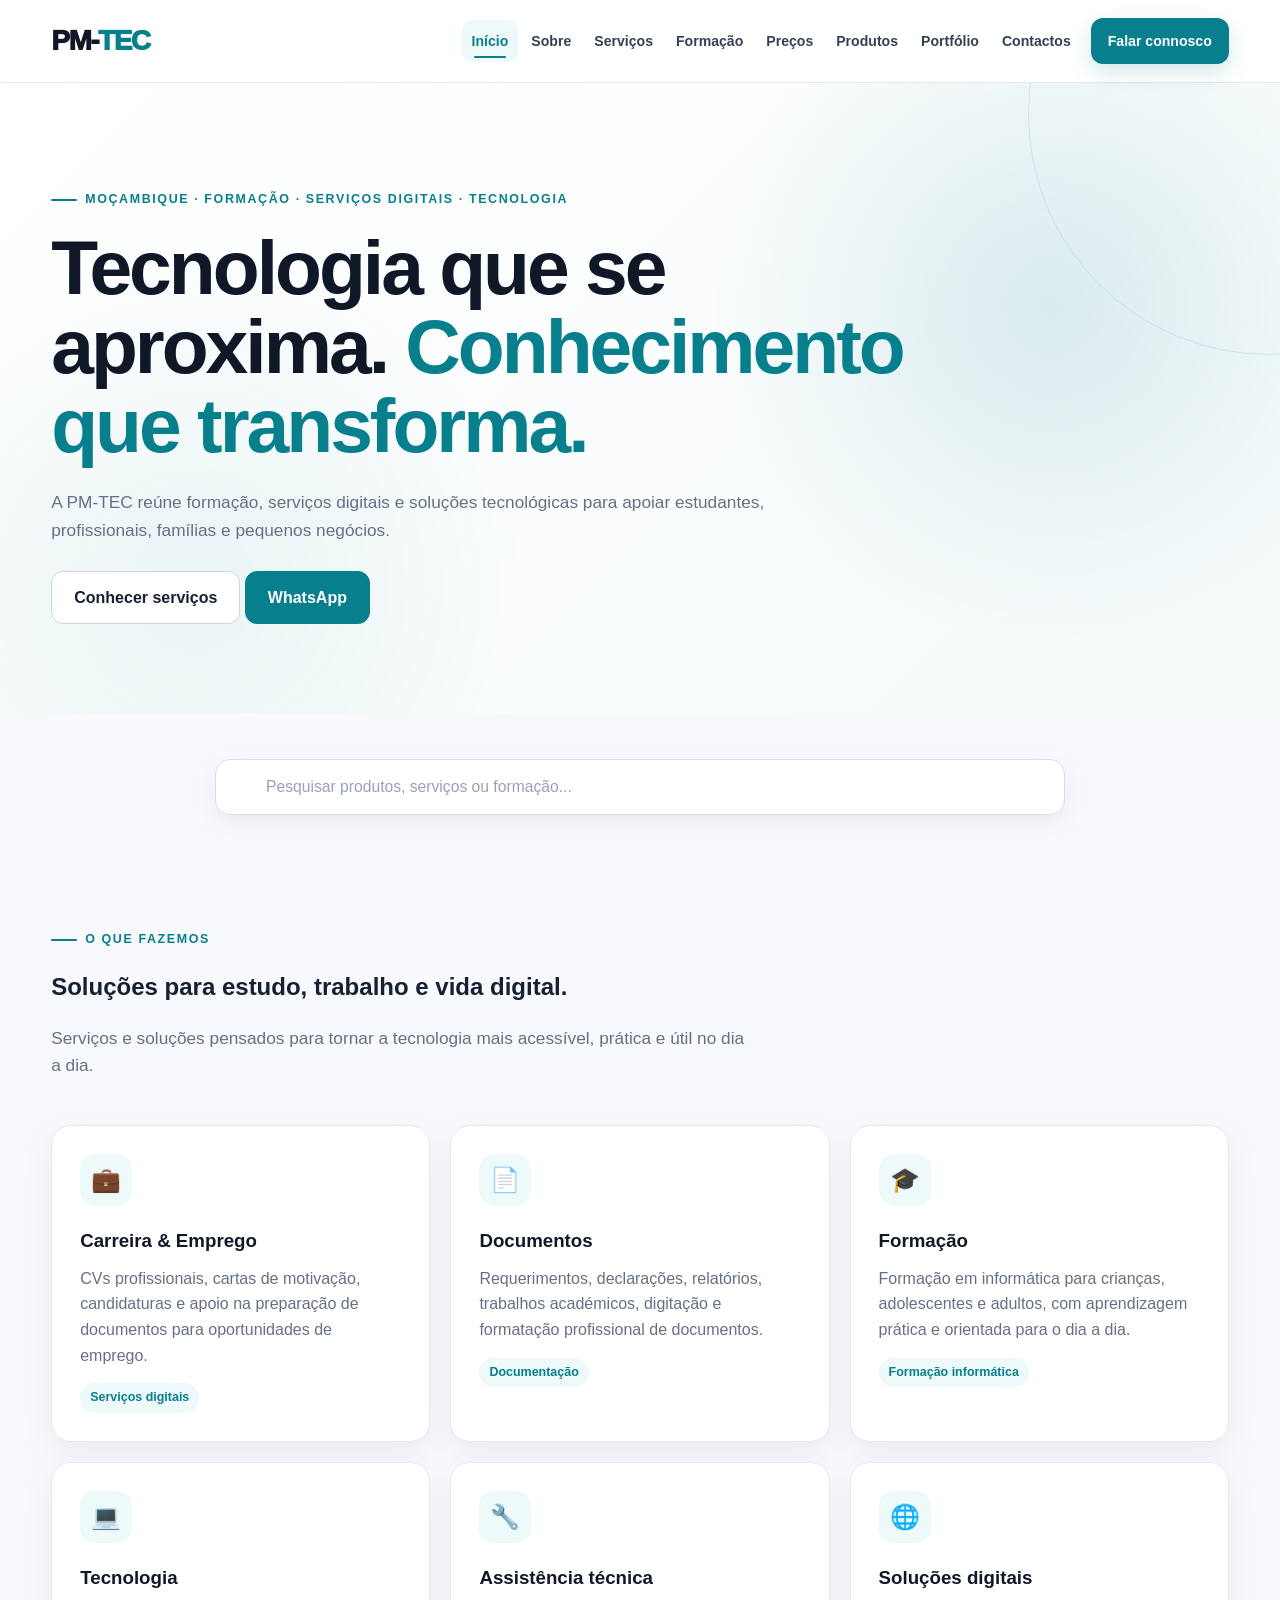
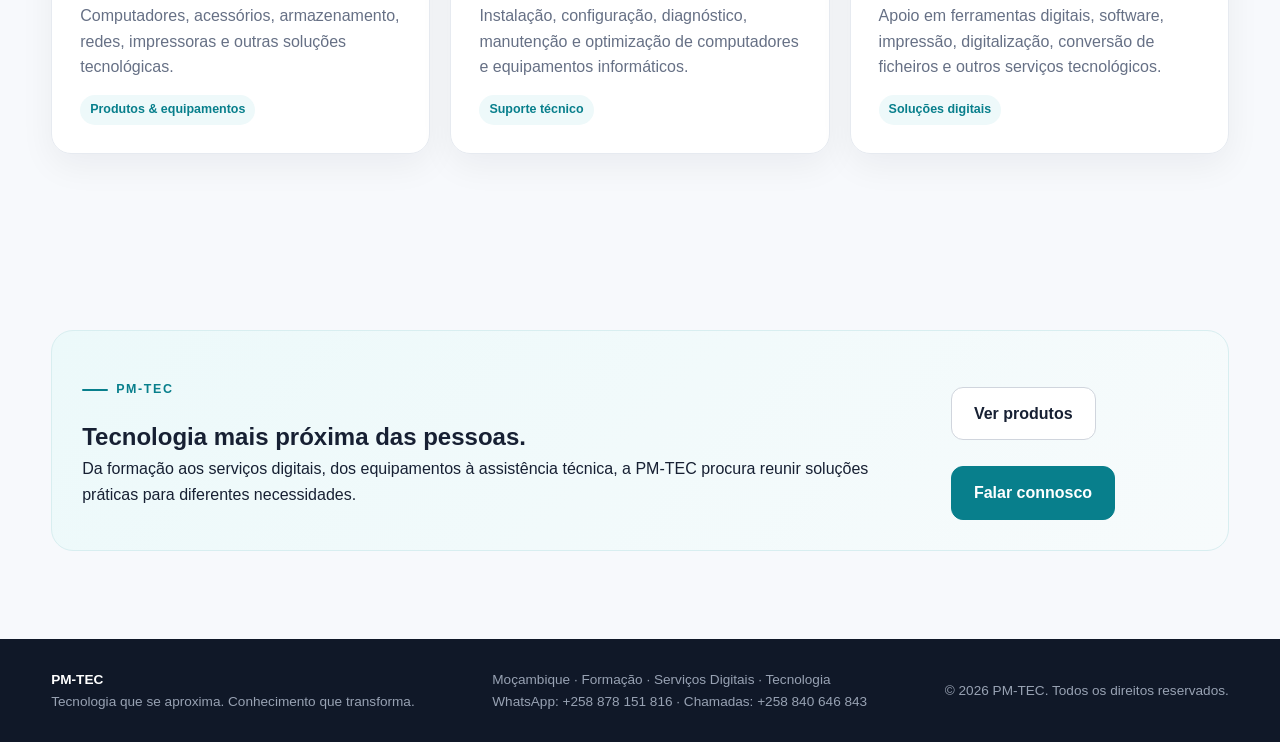
<file: index.html>
<!DOCTYPE html>
<html lang="pt-PT">

<head>
  <meta charset="UTF-8">
  <meta name="viewport" content="width=device-width, initial-scale=1.0">

  <link rel="icon" href="favicon.svg">
  <link rel="stylesheet" href="style.css">

  <title>PM-TEC | Tecnologia & Serviços Digitais</title>

  <meta
    name="description"
    content="PM-TEC | Tecnologia, formação, serviços digitais, equipamentos informáticos e soluções tecnológicas em Moçambique."
  >
</head>

<body>

  <!-- =====================================================
       CABEÇALHO PRINCIPAL
  ====================================================== -->

  <header>

    <div class="wrap">

      <nav>

        <!-- LOGO -->
        <a href="index.html" class="logo">
          PM-<span>TEC</span>
        </a>

        <!-- MENU -->
        <div class="links">

          <a href="index.html" class="active">
            Início
          </a>

          <a href="sobre.html">
            Sobre
          </a>

          <a href="servicos.html">
            Serviços
          </a>

          <a href="formacao.html">
            Formação
          </a>

          <a href="precos.html">
            Preços
          </a>

          <a href="produtos.html">
            Produtos
          </a>

          <a href="portfolio.html">
            Portfólio
          </a>

          <a href="contactos.html">
            Contactos
          </a>

          <a href="contactos.html" class="navbtn">
            Falar connosco
          </a>

        </div>

        <!-- BOTÃO MOBILE -->
        <button class="menu" type="button" aria-label="Abrir menu">
          ☰
        </button>

      </nav>

    </div>

  </header>


  <!-- =====================================================
       CONTEÚDO
  ====================================================== -->

  <main>


    <!-- ===================================================
         HERO
    ==================================================== -->

    <section class="hero">

      <div class="wrap">

        <div class="eyebrow">
          Moçambique · Formação · Serviços Digitais · Tecnologia
        </div>

        <h1>
          Tecnologia que se aproxima.
          <span>Conhecimento que transforma.</span>
        </h1>

        <p>
          A PM-TEC reúne formação, serviços digitais e soluções
          tecnológicas para apoiar estudantes, profissionais,
          famílias e pequenos negócios.
        </p>

        <div>

          <a
            href="servicos.html"
            class="btn"
          >
            Conhecer serviços
          </a>

          <a
            href="https://wa.me/258878151816"
            class="btn whatsapp"
            target="_blank"
            rel="noopener noreferrer"
          >
            WhatsApp
          </a>

        </div>

      </div>

    </section>


    <!-- ===================================================
         PESQUISA
    ==================================================== -->

    <section style="padding-top:45px;padding-bottom:20px;">

      <div class="wrap">

        <div class="search-box">

          <input
            type="search"
            id="siteSearch"
            placeholder="Pesquisar produtos, serviços ou formação..."
            aria-label="Pesquisar no site"
          >

        </div>

      </div>

    </section>


    <!-- ===================================================
         O QUE FAZEMOS
    ==================================================== -->

    <section>

      <div class="wrap">

        <div class="section-head">

          <div class="eyebrow">
            O que fazemos
          </div>

          <h2>
            Soluções para estudo, trabalho e vida digital.
          </h2>

          <p class="lead">
            Serviços e soluções pensados para tornar a tecnologia
            mais acessível, prática e útil no dia a dia.
          </p>

        </div>


        <div class="grid">


          <!-- CARREIRA -->

          <article class="card">

            <div class="icon">
              💼
            </div>

            <h3>
              Carreira & Emprego
            </h3>

            <p>
              CVs profissionais, cartas de motivação,
              candidaturas e apoio na preparação de documentos
              para oportunidades de emprego.
            </p>

            <span class="tag">
              Serviços digitais
            </span>

          </article>


          <!-- DOCUMENTOS -->

          <article class="card">

            <div class="icon">
              📄
            </div>

            <h3>
              Documentos
            </h3>

            <p>
              Requerimentos, declarações, relatórios,
              trabalhos académicos, digitação e formatação
              profissional de documentos.
            </p>

            <span class="tag">
              Documentação
            </span>

          </article>


          <!-- FORMAÇÃO -->

          <article class="card">

            <div class="icon">
              🎓
            </div>

            <h3>
              Formação
            </h3>

            <p>
              Formação em informática para crianças,
              adolescentes e adultos, com aprendizagem
              prática e orientada para o dia a dia.
            </p>

            <span class="tag">
              Formação informática
            </span>

          </article>


          <!-- TECNOLOGIA -->

          <article class="card">

            <div class="icon">
              💻
            </div>

            <h3>
              Tecnologia
            </h3>

            <p>
              Computadores, acessórios, armazenamento,
              redes, impressoras e outras soluções
              tecnológicas.
            </p>

            <span class="tag">
              Produtos & equipamentos
            </span>

          </article>


          <!-- ASSISTÊNCIA -->

          <article class="card">

            <div class="icon">
              🔧
            </div>

            <h3>
              Assistência técnica
            </h3>

            <p>
              Instalação, configuração, diagnóstico,
              manutenção e optimização de computadores
              e equipamentos informáticos.
            </p>

            <span class="tag">
              Suporte técnico
            </span>

          </article>


          <!-- SOLUÇÕES DIGITAIS -->

          <article class="card">

            <div class="icon">
              🌐
            </div>

            <h3>
              Soluções digitais
            </h3>

            <p>
              Apoio em ferramentas digitais, software,
              impressão, digitalização, conversão de ficheiros
              e outros serviços tecnológicos.
            </p>

            <span class="tag">
              Soluções digitais
            </span>

          </article>


        </div>

      </div>

    </section>


    <!-- ===================================================
         DESTAQUE PM-TEC
    ==================================================== -->

    <section>

      <div class="wrap">

        <div class="banner">

          <div>

            <div class="eyebrow">
              PM-TEC
            </div>

            <h2>
              Tecnologia mais próxima das pessoas.
            </h2>

            <p class="muted">
              Da formação aos serviços digitais, dos equipamentos
              à assistência técnica, a PM-TEC procura reunir
              soluções práticas para diferentes necessidades.
            </p>

          </div>

          <div>

            <a
              href="produtos.html"
              class="btn"
            >
              Ver produtos
            </a>

            <a
              href="contactos.html"
              class="btn whatsapp"
            >
              Falar connosco
            </a>

          </div>

        </div>

      </div>

    </section>


  </main>


  <!-- =====================================================
       RODAPÉ
  ====================================================== -->

  <footer class="footer">

    <div class="wrap footerline">

      <div>

        <strong>
          PM-TEC
        </strong>

        <br>

        <span>
          Tecnologia que se aproxima. Conhecimento que transforma.
        </span>

      </div>

      <div>

        <span>
          Moçambique · Formação · Serviços Digitais · Tecnologia
        </span>

        <br>

        <span>
          WhatsApp: +258 878 151 816 · Chamadas: +258 840 646 843
        </span>

      </div>

      <div>

        <span>
          © 2026 PM-TEC. Todos os direitos reservados.
        </span>

      </div>

    </div>

  </footer>


  <!-- =====================================================
       JAVASCRIPT
  ====================================================== -->

  <script src="script.js"></script>

</body>

</html>
</file>
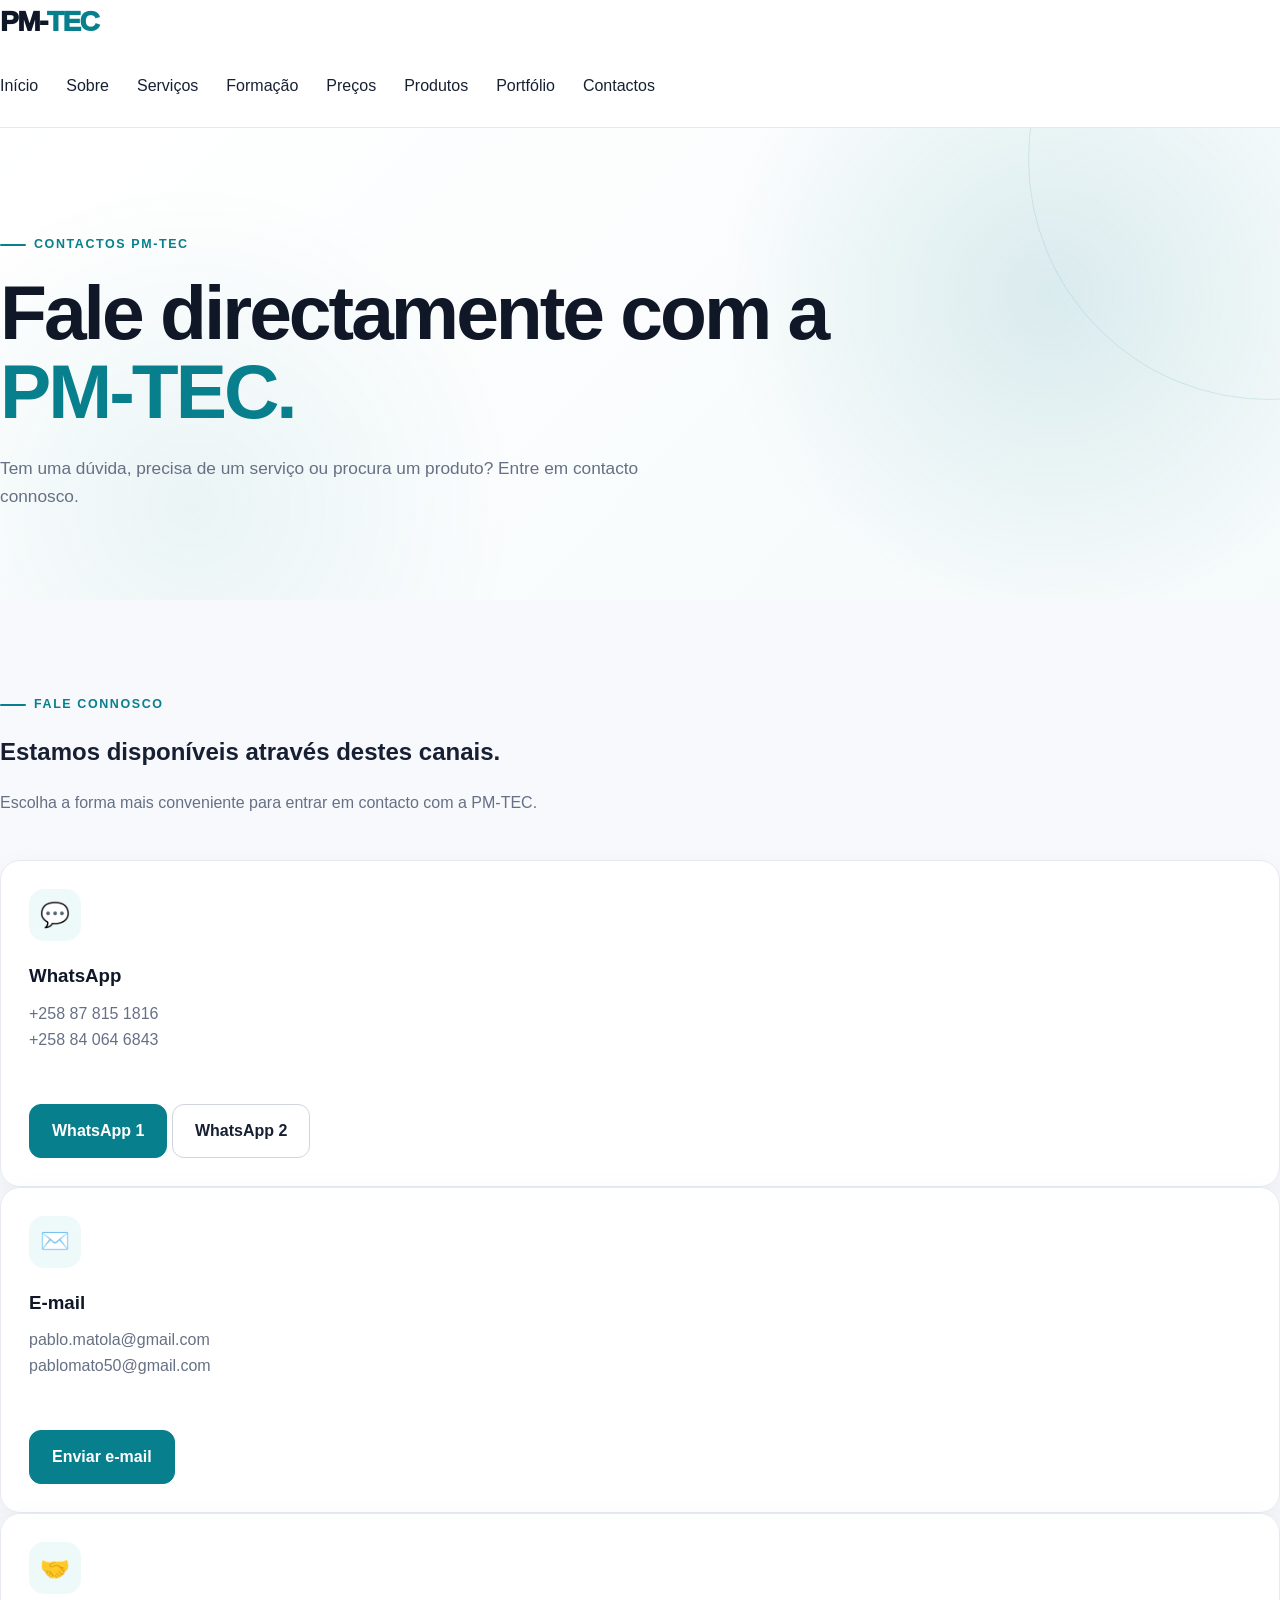
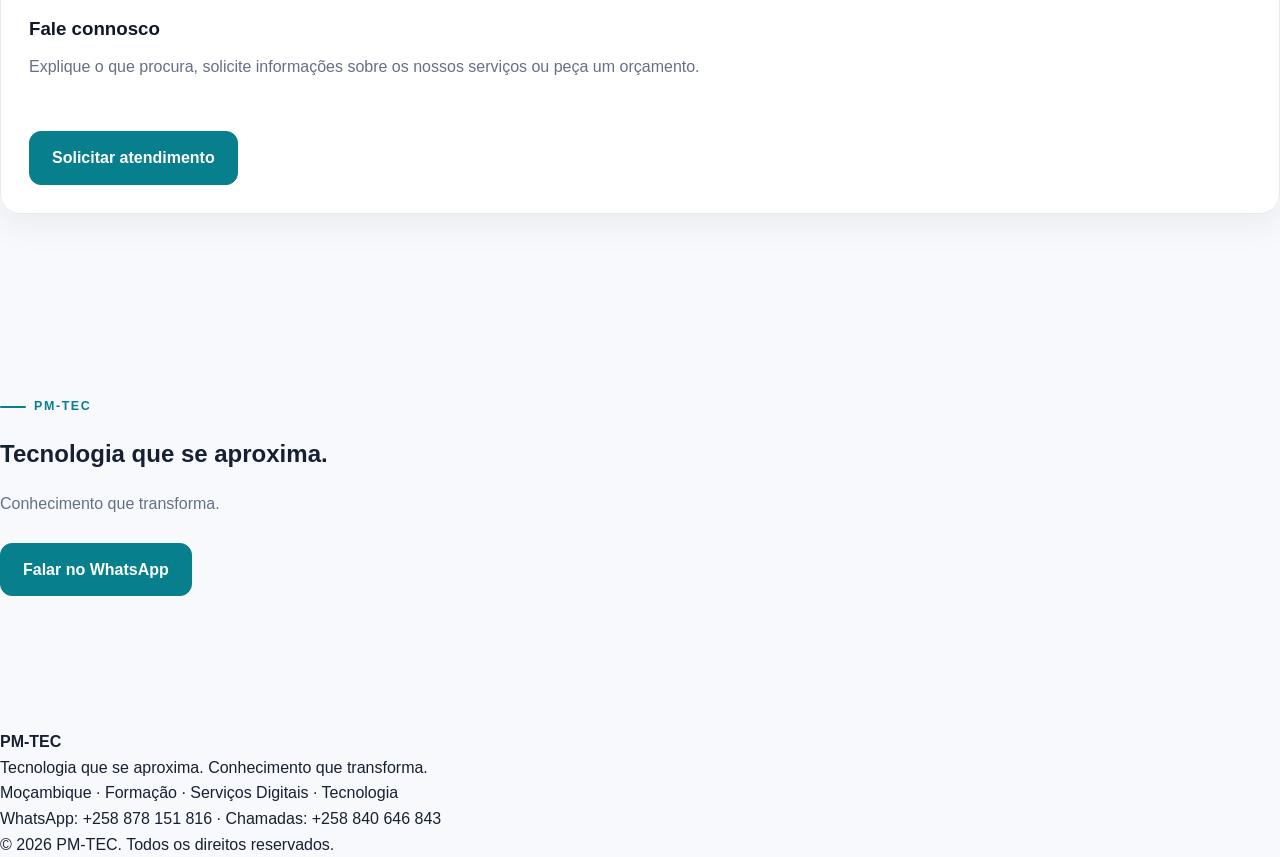
<file: contactos.html>
<!DOCTYPE html>
<html lang="pt-PT">

<head>
  <meta charset="UTF-8">
  <meta name="viewport" content="width=device-width, initial-scale=1.0">

  <link rel="icon" href="favicon.svg">
  <link rel="stylesheet" href="style.css">

  <title>Contactos | PM-TEC</title>

  <meta
    name="description"
    content="Entre em contacto com a PM-TEC através do WhatsApp ou e-mail."
  >
</head>

<body>

  <header>
    <div class="container nav">

      <a href="index.html" class="logo">
        PM-<span>TEC</span>
      </a>

      <nav>
        <a href="index.html">Início</a>
        <a href="sobre.html">Sobre</a>
        <a href="servicos.html">Serviços</a>
        <a href="formacao.html">Formação</a>
        <a href="precos.html">Preços</a>
        <a href="produtos.html">Produtos</a>
        <a href="portfolio.html">Portfólio</a>
        <a href="contactos.html" class="active">Contactos</a>
      </nav>

    </div>
  </header>


  <main>

    <section class="hero">
      <div class="container">

        <span class="eyebrow">
          Contactos PM-TEC
        </span>

        <h1>
          Fale directamente com a
          <span>PM-TEC.</span>
        </h1>

        <p>
          Tem uma dúvida, precisa de um serviço ou procura um produto?
          Entre em contacto connosco.
        </p>

      </div>
    </section>


    <section class="section">

      <div class="container">

        <div class="section-title">

          <span class="eyebrow">
            Fale connosco
          </span>

          <h2>
            Estamos disponíveis através destes canais.
          </h2>

          <p>
            Escolha a forma mais conveniente para entrar em contacto
            com a PM-TEC.
          </p>

        </div>


        <div class="cards">

          <article class="card">

            <div class="icon">💬</div>

            <h3>
              WhatsApp
            </h3>

            <p>
              +258 87 815 1816<br>
              +258 84 064 6843
            </p>

            <br>

            <a
              href="https://wa.me/258878151816"
              class="btn whatsapp"
              target="_blank"
              rel="noopener noreferrer"
            >
              WhatsApp 1
            </a>

            <a
              href="https://wa.me/258840646843"
              class="btn"
              target="_blank"
              rel="noopener noreferrer"
            >
              WhatsApp 2
            </a>

          </article>


          <article class="card">

            <div class="icon">✉️</div>

            <h3>
              E-mail
            </h3>

            <p>
              pablo.matola@gmail.com<br>
              pablomato50@gmail.com
            </p>

            <br>

            <a
              href="mailto:pablo.matola@gmail.com"
              class="btn primary"
            >
              Enviar e-mail
            </a>

          </article>


          <article class="card">

            <div class="icon">🤝</div>

            <h3>
              Fale connosco
            </h3>

            <p>
              Explique o que procura, solicite informações sobre
              os nossos serviços ou peça um orçamento.
            </p>

            <br>

            <a
              href="https://wa.me/258878151816"
              class="btn whatsapp"
              target="_blank"
              rel="noopener noreferrer"
            >
              Solicitar atendimento
            </a>

          </article>

        </div>

      </div>

    </section>


    <section class="section highlight">

      <div class="container">

        <div class="section-title">

          <span class="eyebrow">
            PM-TEC
          </span>

          <h2>
            Tecnologia que se aproxima.
          </h2>

          <p>
            Conhecimento que transforma.
          </p>

          <a
            href="https://wa.me/258878151816"
            class="btn whatsapp"
            target="_blank"
            rel="noopener noreferrer"
          >
            Falar no WhatsApp
          </a>

        </div>

      </div>

    </section>

  </main>


  <footer>

    <div class="container">

      <strong>PM-TEC</strong>

      <p>
        Tecnologia que se aproxima.
        Conhecimento que transforma.
      </p>

      <p>
        Moçambique · Formação · Serviços Digitais · Tecnologia
      </p>

      <p>
        WhatsApp: +258 878 151 816 ·
        Chamadas: +258 840 646 843
      </p>

      <p>
        © 2026 PM-TEC. Todos os direitos reservados.
      </p>

    </div>

  </footer>


  <script src="script.js"></script>

</body>
</html>
</file>
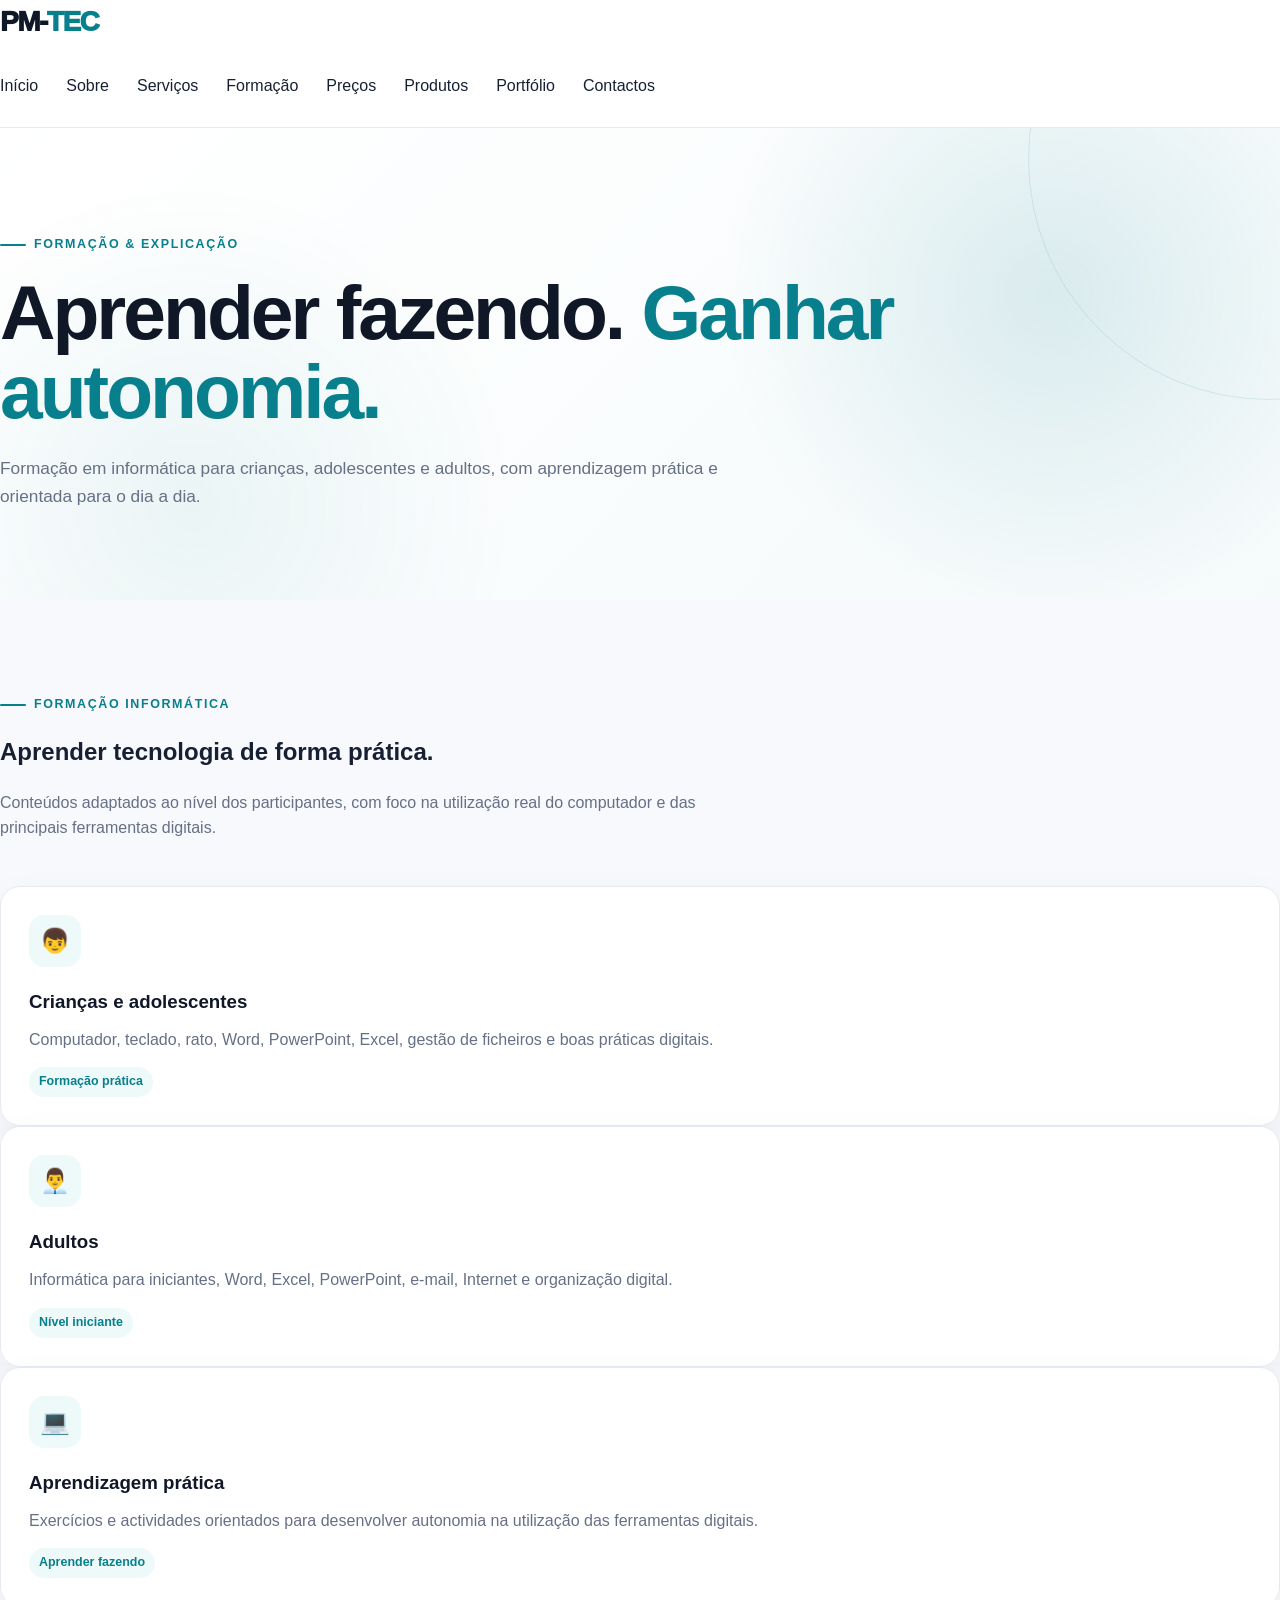
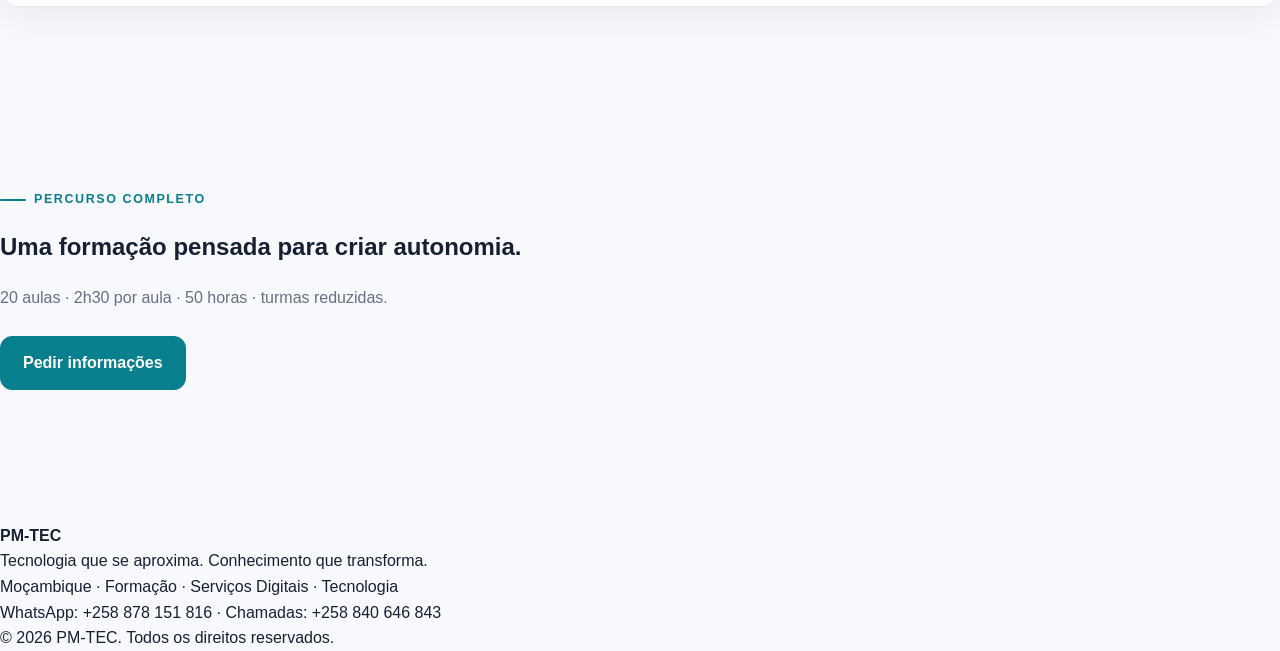
<file: formacao.html>
<!DOCTYPE html>
<html lang="pt-PT">

<head>
  <meta charset="UTF-8">
  <meta name="viewport" content="width=device-width, initial-scale=1.0">

  <link rel="icon" href="favicon.svg">
  <link rel="stylesheet" href="style.css">

  <title>Formação | PM-TEC</title>

  <meta
    name="description"
    content="Formação em informática para crianças, adolescentes e adultos na PM-TEC."
  >
</head>

<body>

  <header>
    <div class="container nav">

      <a href="index.html" class="logo">
        PM-<span>TEC</span>
      </a>

      <nav>
        <a href="index.html">Início</a>
        <a href="sobre.html">Sobre</a>
        <a href="servicos.html">Serviços</a>
        <a href="formacao.html" class="active">Formação</a>
        <a href="precos.html">Preços</a>
        <a href="produtos.html">Produtos</a>
        <a href="portfolio.html">Portfólio</a>
        <a href="contactos.html">Contactos</a>
      </nav>

    </div>
  </header>


  <main>

    <section class="hero">
      <div class="container">

        <span class="eyebrow">
          Formação & Explicação
        </span>

        <h1>
          Aprender fazendo.
          <span>Ganhar autonomia.</span>
        </h1>

        <p>
          Formação em informática para crianças, adolescentes e adultos,
          com aprendizagem prática e orientada para o dia a dia.
        </p>

      </div>
    </section>


    <section class="section">

      <div class="container">

        <div class="section-title">

          <span class="eyebrow">
            Formação informática
          </span>

          <h2>
            Aprender tecnologia de forma prática.
          </h2>

          <p>
            Conteúdos adaptados ao nível dos participantes, com foco
            na utilização real do computador e das principais ferramentas digitais.
          </p>

        </div>


        <div class="cards">

          <article class="card">

            <div class="icon">👦</div>

            <h3>
              Crianças e adolescentes
            </h3>

            <p>
              Computador, teclado, rato, Word, PowerPoint, Excel,
              gestão de ficheiros e boas práticas digitais.
            </p>

            <span class="tag">
              Formação prática
            </span>

          </article>


          <article class="card">

            <div class="icon">👨‍💼</div>

            <h3>
              Adultos
            </h3>

            <p>
              Informática para iniciantes, Word, Excel, PowerPoint,
              e-mail, Internet e organização digital.
            </p>

            <span class="tag">
              Nível iniciante
            </span>

          </article>


          <article class="card">

            <div class="icon">💻</div>

            <h3>
              Aprendizagem prática
            </h3>

            <p>
              Exercícios e actividades orientados para desenvolver
              autonomia na utilização das ferramentas digitais.
            </p>

            <span class="tag">
              Aprender fazendo
            </span>

          </article>

        </div>

      </div>

    </section>


    <section class="section highlight">

      <div class="container">

        <div class="section-title">

          <span class="eyebrow">
            Percurso completo
          </span>

          <h2>
            Uma formação pensada para criar autonomia.
          </h2>

          <p>
            20 aulas · 2h30 por aula · 50 horas · turmas reduzidas.
          </p>

          <a
            href="https://wa.me/258878151816"
            class="btn whatsapp"
            target="_blank"
            rel="noopener noreferrer"
          >
            Pedir informações
          </a>

        </div>

      </div>

    </section>

  </main>


  <footer>

    <div class="container">

      <strong>PM-TEC</strong>

      <p>
        Tecnologia que se aproxima.
        Conhecimento que transforma.
      </p>

      <p>
        Moçambique · Formação · Serviços Digitais · Tecnologia
      </p>

      <p>
        WhatsApp: +258 878 151 816 ·
        Chamadas: +258 840 646 843
      </p>

      <p>
        © 2026 PM-TEC. Todos os direitos reservados.
      </p>

    </div>

  </footer>


  <script src="script.js"></script>

</body>
</html>
</file>
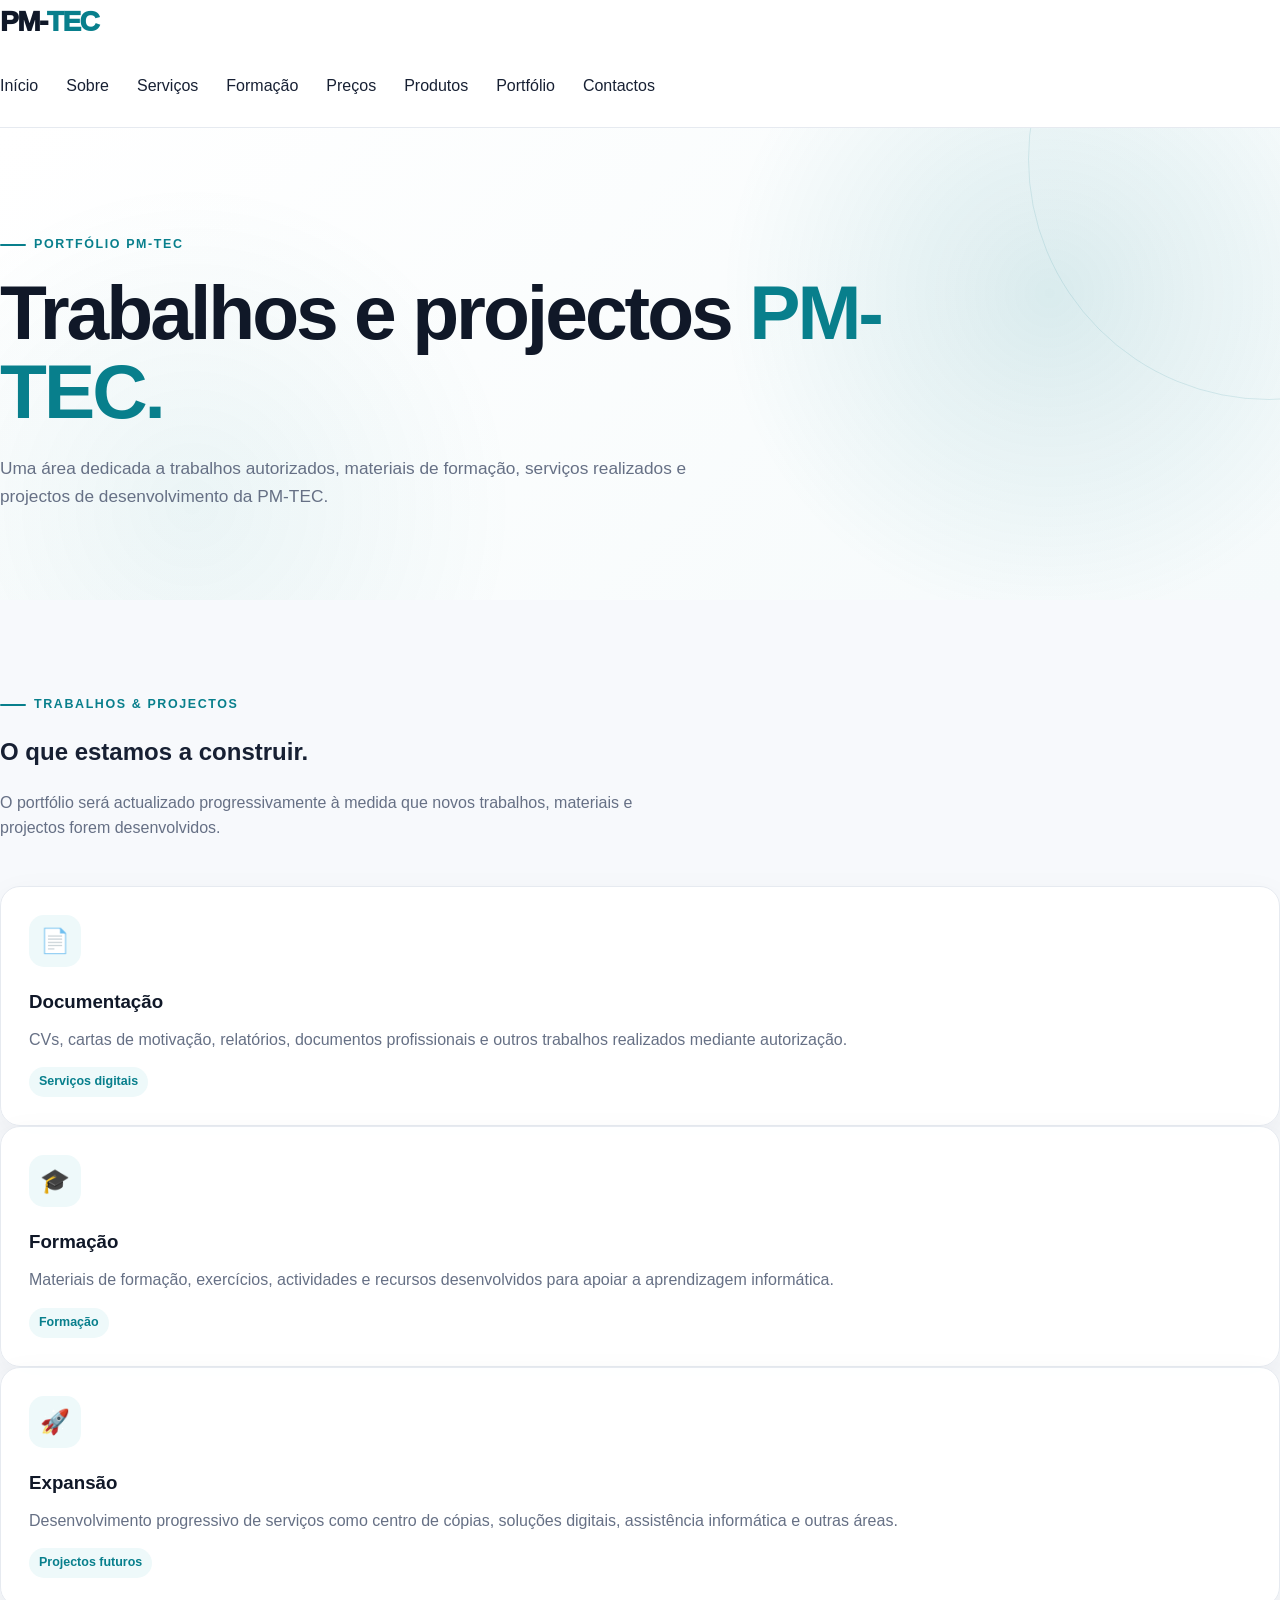
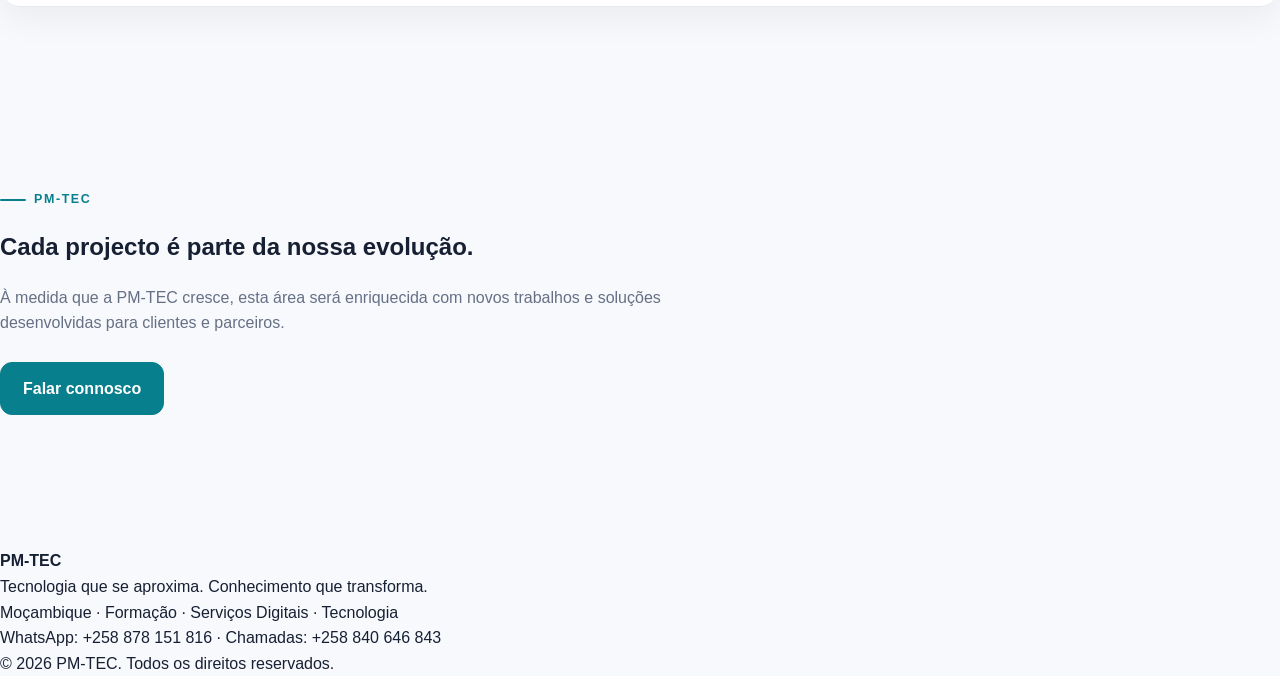
<file: portfolio.html>
<!DOCTYPE html>
<html lang="pt-PT">

<head>
  <meta charset="UTF-8">
  <meta name="viewport" content="width=device-width, initial-scale=1.0">

  <link rel="icon" href="favicon.svg">
  <link rel="stylesheet" href="style.css">

  <title>Portfólio | PM-TEC</title>

  <meta
    name="description"
    content="Portfólio da PM-TEC — documentação, formação, projectos e expansão de serviços tecnológicos."
  >
</head>

<body>

  <header>
    <div class="container nav">

      <a href="index.html" class="logo">
        PM-<span>TEC</span>
      </a>

      <nav>
        <a href="index.html">Início</a>
        <a href="sobre.html">Sobre</a>
        <a href="servicos.html">Serviços</a>
        <a href="formacao.html">Formação</a>
        <a href="precos.html">Preços</a>
        <a href="produtos.html">Produtos</a>
        <a href="portfolio.html" class="active">Portfólio</a>
        <a href="contactos.html">Contactos</a>
      </nav>

    </div>
  </header>


  <main>

    <section class="hero">
      <div class="container">

        <span class="eyebrow">
          Portfólio PM-TEC
        </span>

        <h1>
          Trabalhos e projectos
          <span>PM-TEC.</span>
        </h1>

        <p>
          Uma área dedicada a trabalhos autorizados, materiais de formação,
          serviços realizados e projectos de desenvolvimento da PM-TEC.
        </p>

      </div>
    </section>


    <section class="section">

      <div class="container">

        <div class="section-title">

          <span class="eyebrow">
            Trabalhos & Projectos
          </span>

          <h2>
            O que estamos a construir.
          </h2>

          <p>
            O portfólio será actualizado progressivamente à medida que
            novos trabalhos, materiais e projectos forem desenvolvidos.
          </p>

        </div>


        <div class="cards">

          <article class="card">

            <div class="icon">📄</div>

            <h3>
              Documentação
            </h3>

            <p>
              CVs, cartas de motivação, relatórios, documentos profissionais
              e outros trabalhos realizados mediante autorização.
            </p>

            <span class="tag">
              Serviços digitais
            </span>

          </article>


          <article class="card">

            <div class="icon">🎓</div>

            <h3>
              Formação
            </h3>

            <p>
              Materiais de formação, exercícios, actividades e recursos
              desenvolvidos para apoiar a aprendizagem informática.
            </p>

            <span class="tag">
              Formação
            </span>

          </article>


          <article class="card">

            <div class="icon">🚀</div>

            <h3>
              Expansão
            </h3>

            <p>
              Desenvolvimento progressivo de serviços como centro de cópias,
              soluções digitais, assistência informática e outras áreas.
            </p>

            <span class="tag">
              Projectos futuros
            </span>

          </article>

        </div>

      </div>

    </section>


    <section class="section highlight">

      <div class="container">

        <div class="section-title">

          <span class="eyebrow">
            PM-TEC
          </span>

          <h2>
            Cada projecto é parte da nossa evolução.
          </h2>

          <p>
            À medida que a PM-TEC cresce, esta área será enriquecida
            com novos trabalhos e soluções desenvolvidas para clientes
            e parceiros.
          </p>

          <a href="contactos.html" class="btn whatsapp">
            Falar connosco
          </a>

        </div>

      </div>

    </section>

  </main>


  <footer>

    <div class="container">

      <strong>PM-TEC</strong>

      <p>
        Tecnologia que se aproxima.
        Conhecimento que transforma.
      </p>

      <p>
        Moçambique · Formação · Serviços Digitais · Tecnologia
      </p>

      <p>
        WhatsApp: +258 878 151 816 ·
        Chamadas: +258 840 646 843
      </p>

      <p>
        © 2026 PM-TEC. Todos os direitos reservados.
      </p>

    </div>

  </footer>


  <script src="script.js"></script>

</body>
</html>
</file>
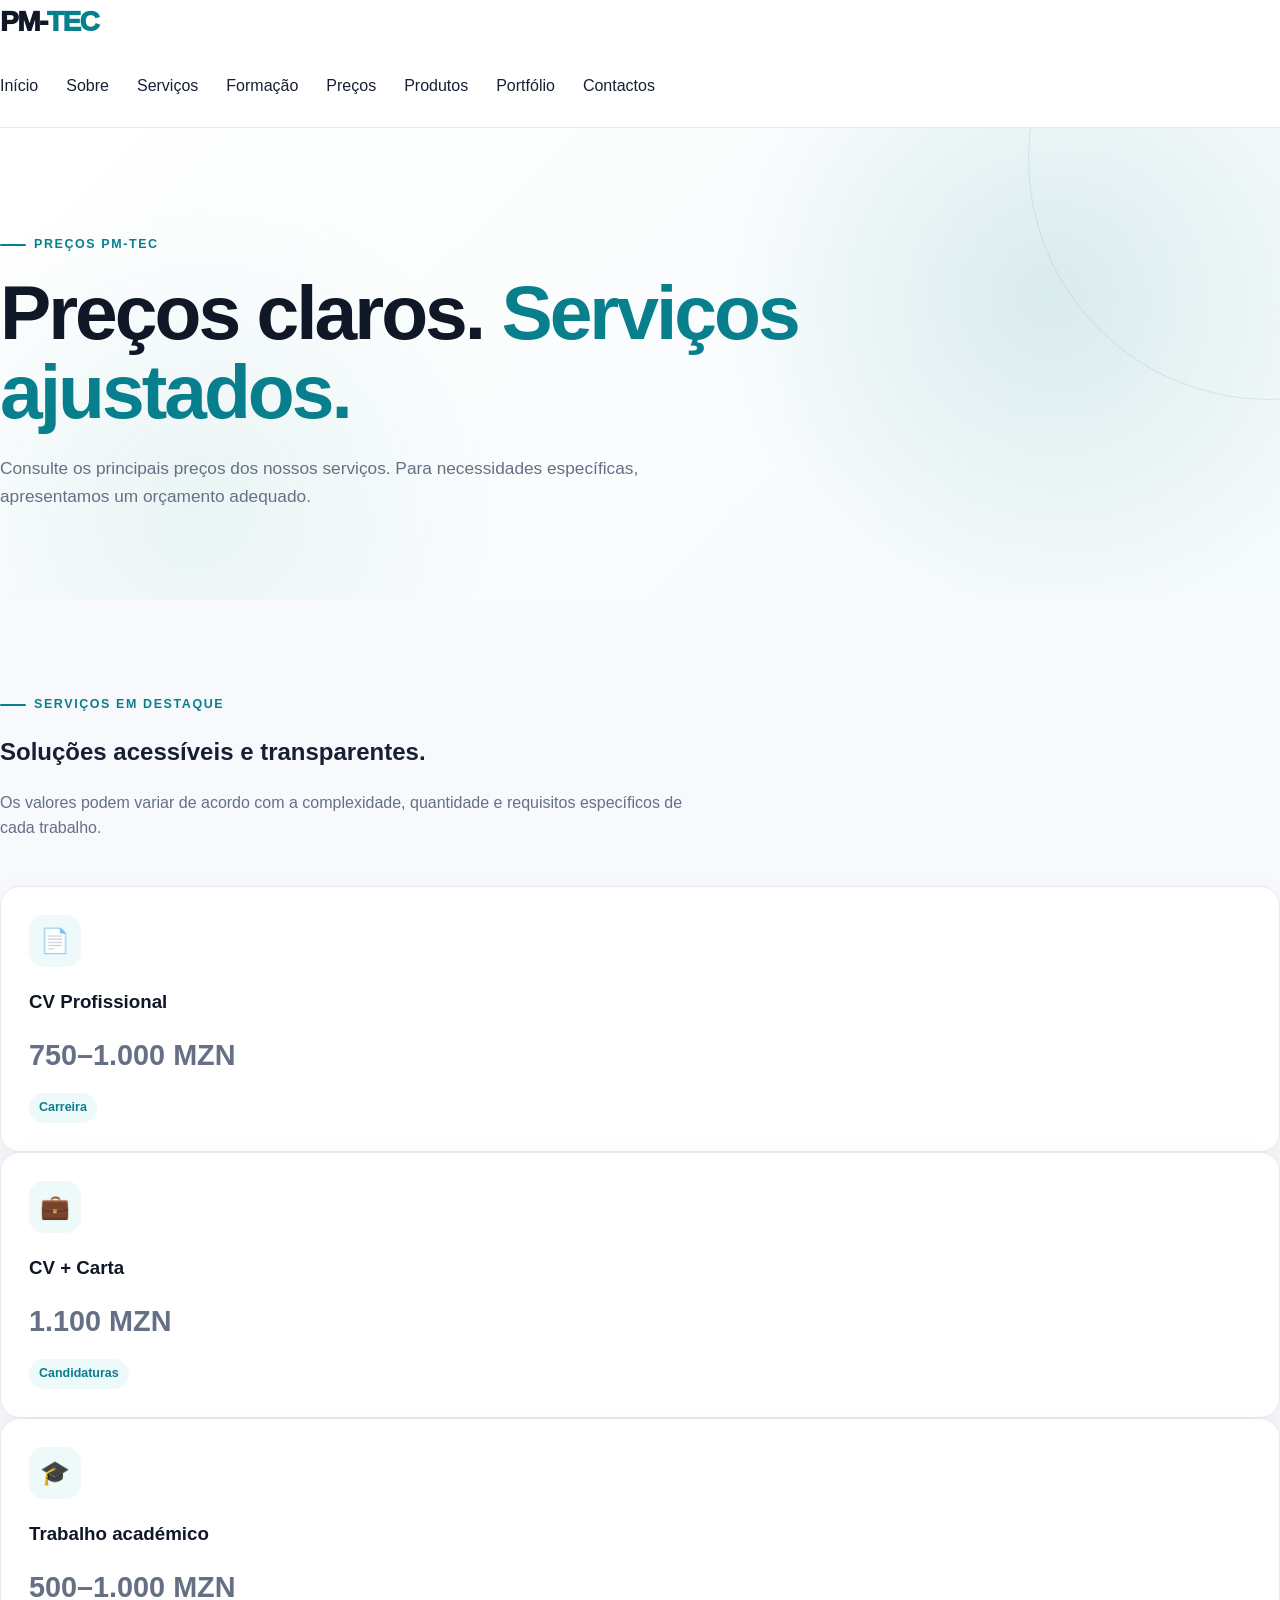
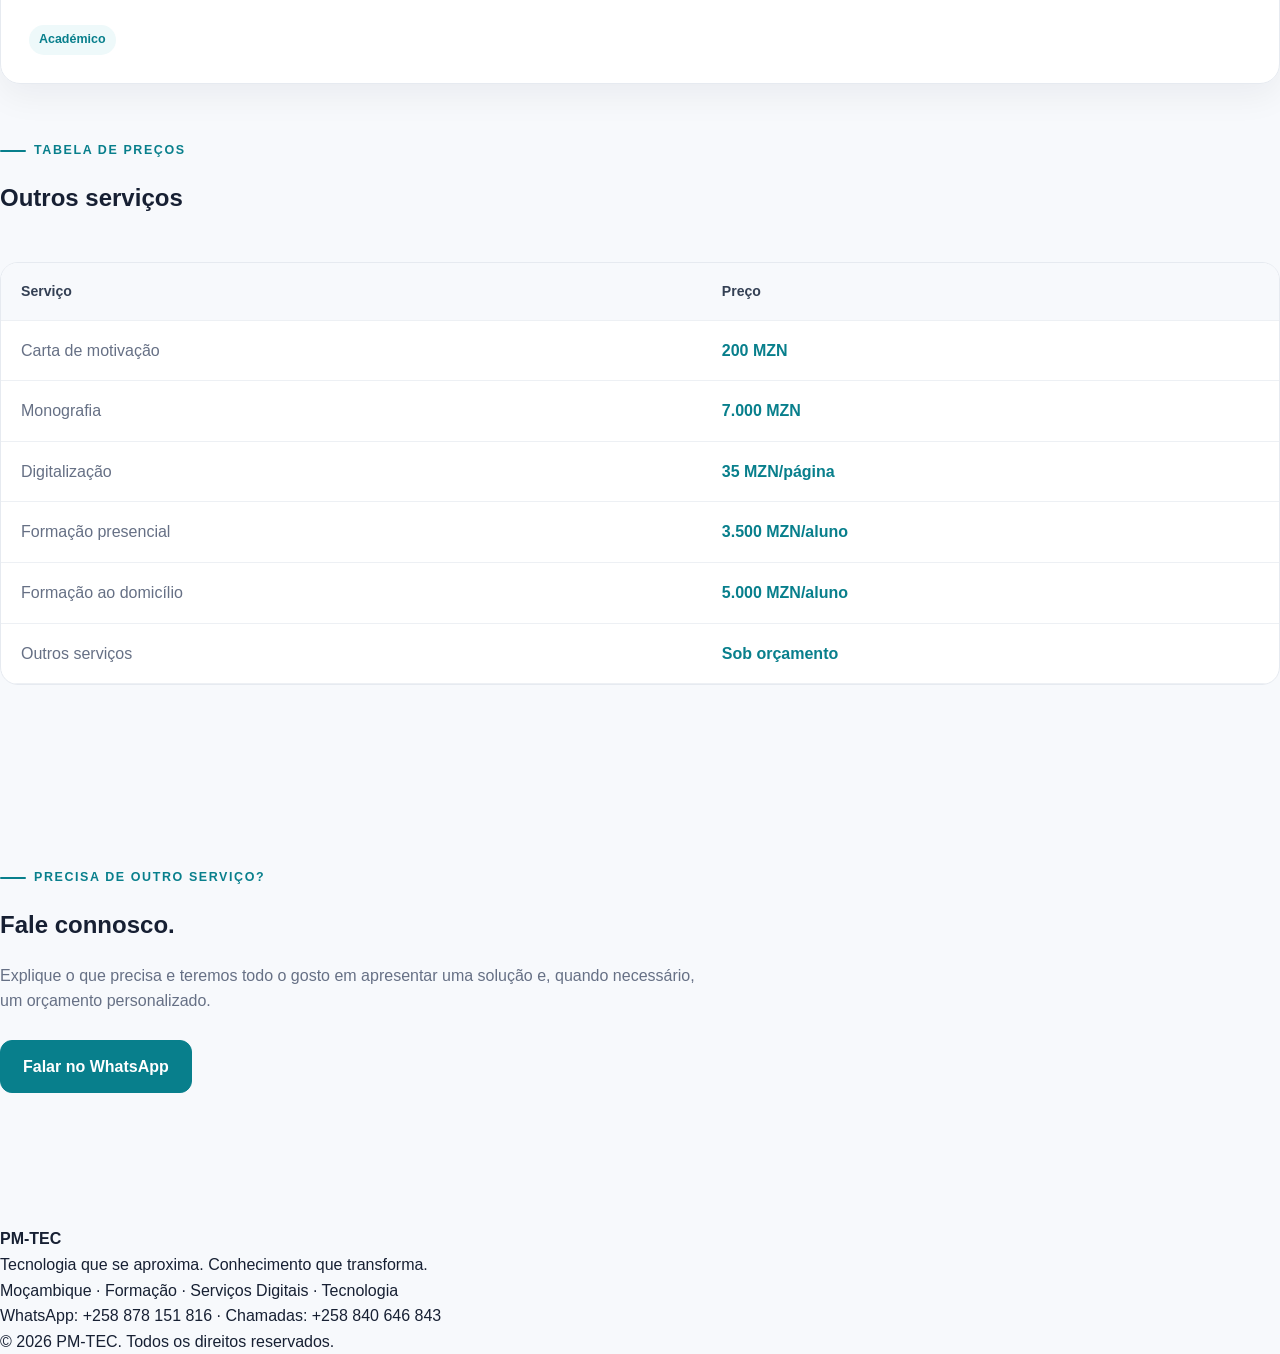
<file: precos.html>
<!DOCTYPE html>
<html lang="pt-PT">

<head>
  <meta charset="UTF-8">
  <meta name="viewport" content="width=device-width, initial-scale=1.0">

  <link rel="icon" href="favicon.svg">
  <link rel="stylesheet" href="style.css">

  <title>Preços | PM-TEC</title>

  <meta
    name="description"
    content="Tabela de preços dos serviços digitais e formação da PM-TEC."
  >
</head>

<body>

  <header>
    <div class="container nav">

      <a href="index.html" class="logo">
        PM-<span>TEC</span>
      </a>

      <nav>
        <a href="index.html">Início</a>
        <a href="sobre.html">Sobre</a>
        <a href="servicos.html">Serviços</a>
        <a href="formacao.html">Formação</a>
        <a href="precos.html" class="active">Preços</a>
        <a href="produtos.html">Produtos</a>
        <a href="portfolio.html">Portfólio</a>
        <a href="contactos.html">Contactos</a>
      </nav>

    </div>
  </header>


  <main>

    <section class="hero">
      <div class="container">

        <span class="eyebrow">
          Preços PM-TEC
        </span>

        <h1>
          Preços claros.
          <span>Serviços ajustados.</span>
        </h1>

        <p>
          Consulte os principais preços dos nossos serviços.
          Para necessidades específicas, apresentamos um orçamento adequado.
        </p>

      </div>
    </section>


    <section class="section">

      <div class="container">

        <div class="section-title">

          <span class="eyebrow">
            Serviços em destaque
          </span>

          <h2>
            Soluções acessíveis e transparentes.
          </h2>

          <p>
            Os valores podem variar de acordo com a complexidade,
            quantidade e requisitos específicos de cada trabalho.
          </p>

        </div>


        <div class="cards">

          <article class="card">

            <div class="icon">📄</div>

            <h3>
              CV Profissional
            </h3>

            <p class="price">
              750–1.000 MZN
            </p>

            <span class="tag">
              Carreira
            </span>

          </article>


          <article class="card">

            <div class="icon">💼</div>

            <h3>
              CV + Carta
            </h3>

            <p class="price">
              1.100 MZN
            </p>

            <span class="tag">
              Candidaturas
            </span>

          </article>


          <article class="card">

            <div class="icon">🎓</div>

            <h3>
              Trabalho académico
            </h3>

            <p class="price">
              500–1.000 MZN
            </p>

            <span class="tag">
              Académico
            </span>

          </article>

        </div>


        <div class="section-title" style="margin-top:50px;">

          <span class="eyebrow">
            Tabela de preços
          </span>

          <h2>
            Outros serviços
          </h2>

        </div>


        <div class="table-wrap">

          <table>

            <tr>
              <th>Serviço</th>
              <th>Preço</th>
            </tr>

            <tr>
              <td>Carta de motivação</td>
              <td><strong>200 MZN</strong></td>
            </tr>

            <tr>
              <td>Monografia</td>
              <td><strong>7.000 MZN</strong></td>
            </tr>

            <tr>
              <td>Digitalização</td>
              <td><strong>35 MZN/página</strong></td>
            </tr>

            <tr>
              <td>Formação presencial</td>
              <td><strong>3.500 MZN/aluno</strong></td>
            </tr>

            <tr>
              <td>Formação ao domicílio</td>
              <td><strong>5.000 MZN/aluno</strong></td>
            </tr>

            <tr>
              <td>Outros serviços</td>
              <td><strong>Sob orçamento</strong></td>
            </tr>

          </table>

        </div>

      </div>

    </section>


    <section class="section highlight">

      <div class="container">

        <div class="section-title">

          <span class="eyebrow">
            Precisa de outro serviço?
          </span>

          <h2>
            Fale connosco.
          </h2>

          <p>
            Explique o que precisa e teremos todo o gosto em apresentar
            uma solução e, quando necessário, um orçamento personalizado.
          </p>

          <a
            href="https://wa.me/258878151816"
            class="btn whatsapp"
            target="_blank"
            rel="noopener noreferrer"
          >
            Falar no WhatsApp
          </a>

        </div>

      </div>

    </section>

  </main>


  <footer>

    <div class="container">

      <strong>PM-TEC</strong>

      <p>
        Tecnologia que se aproxima.
        Conhecimento que transforma.
      </p>

      <p>
        Moçambique · Formação · Serviços Digitais · Tecnologia
      </p>

      <p>
        WhatsApp: +258 878 151 816 ·
        Chamadas: +258 840 646 843
      </p>

      <p>
        © 2026 PM-TEC. Todos os direitos reservados.
      </p>

    </div>

  </footer>


  <script src="script.js"></script>

</body>
</html>
</file>
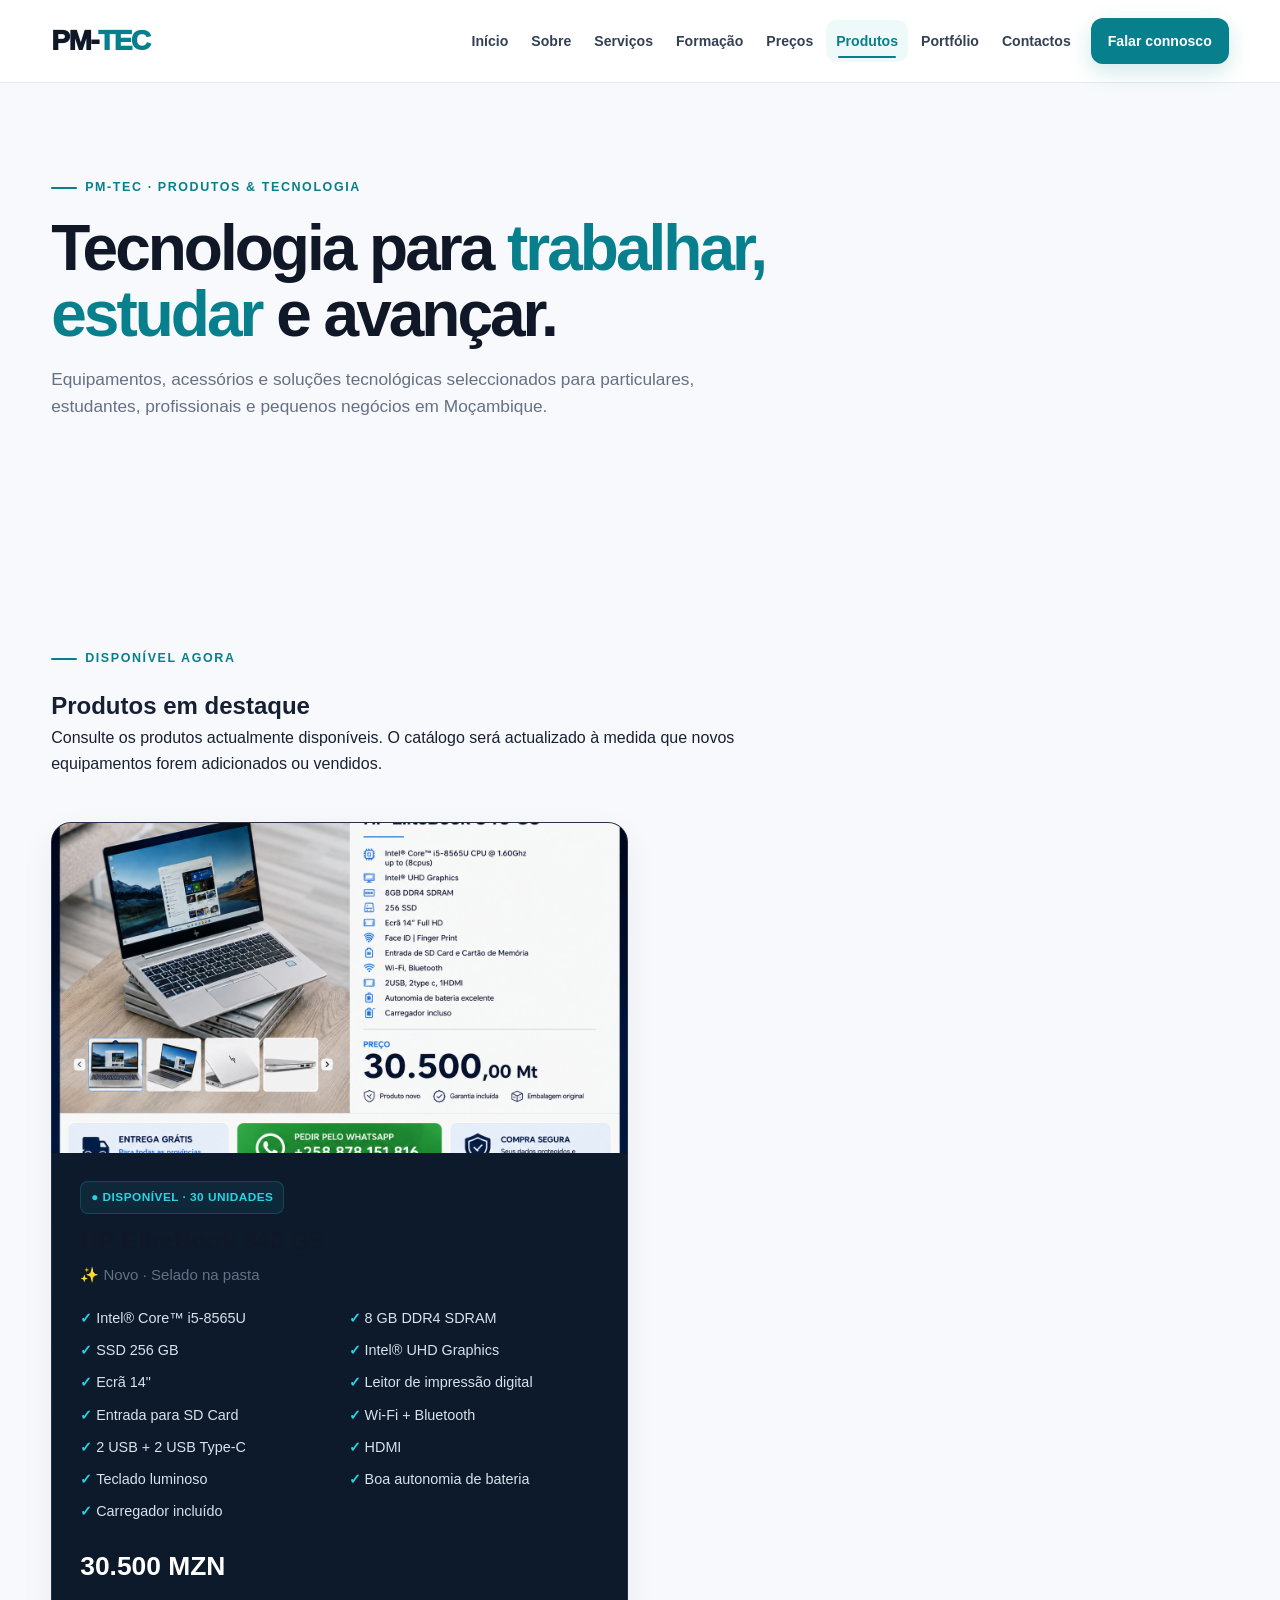
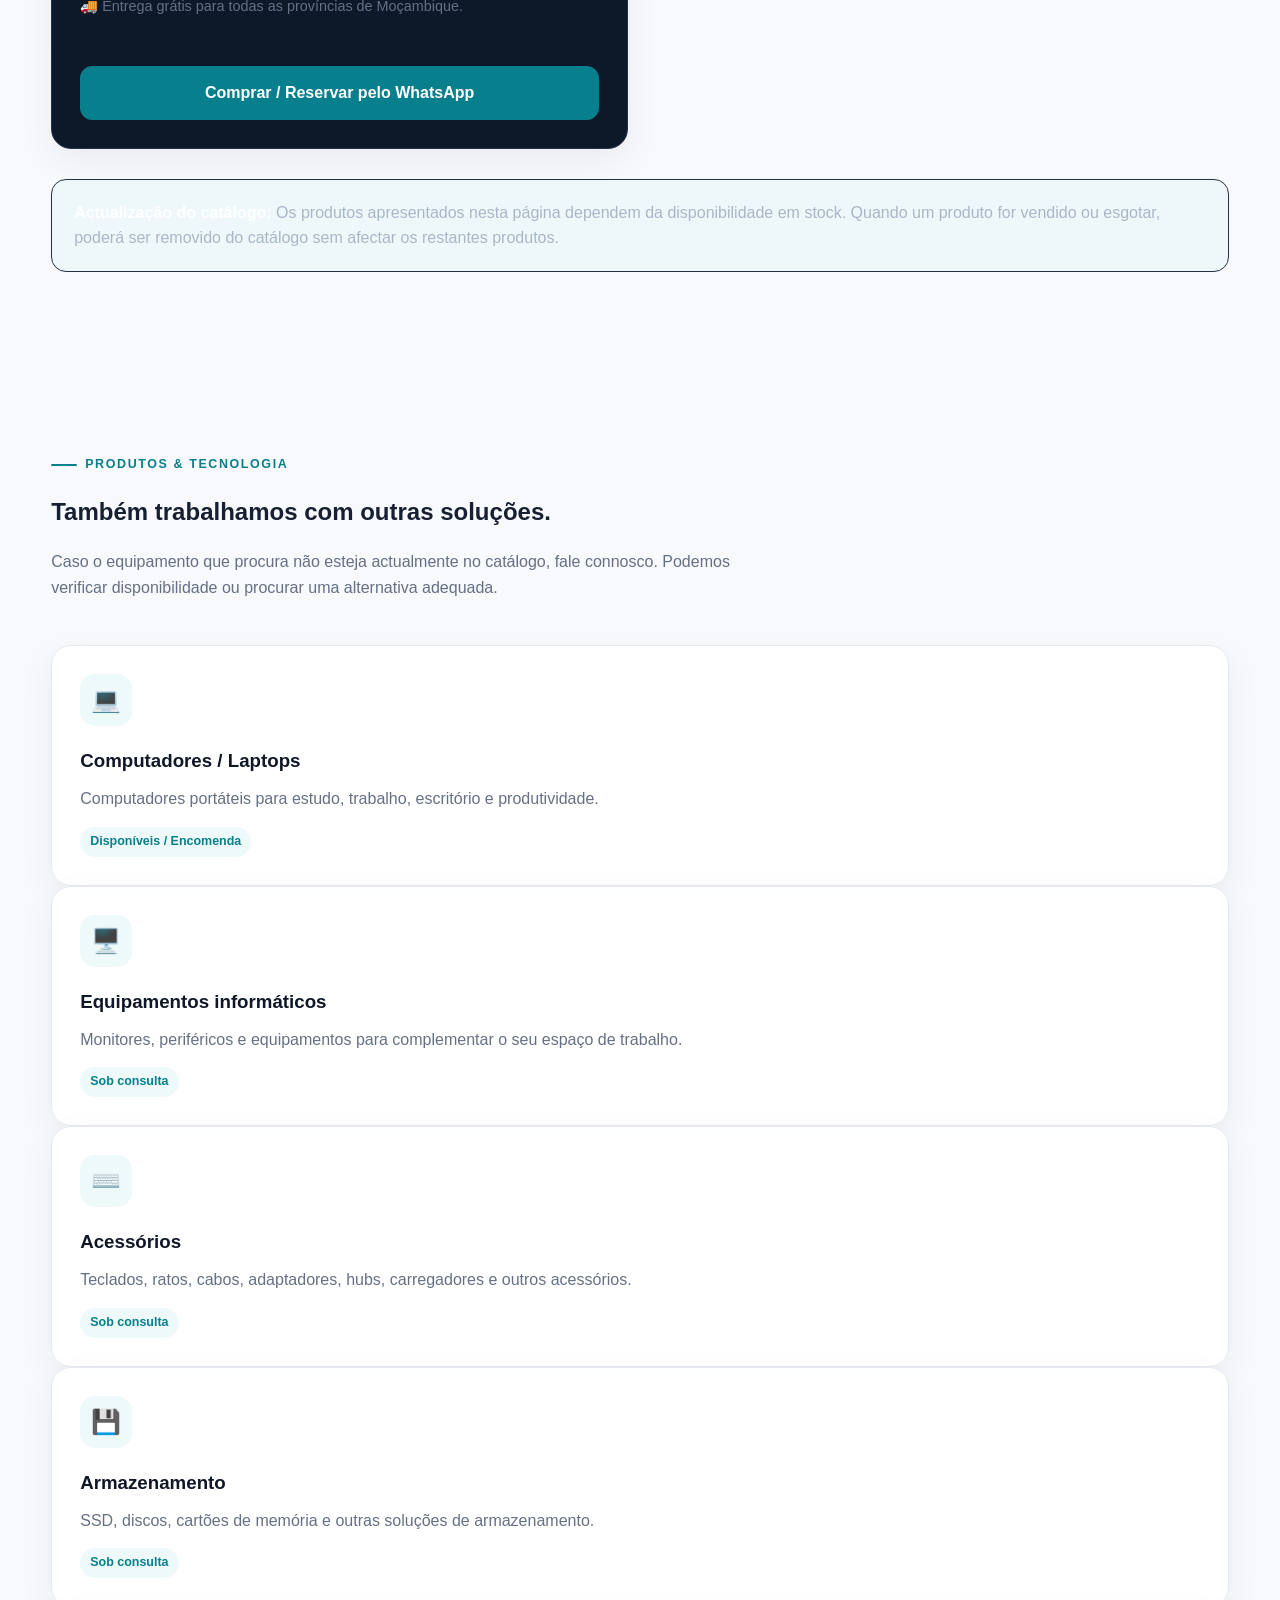
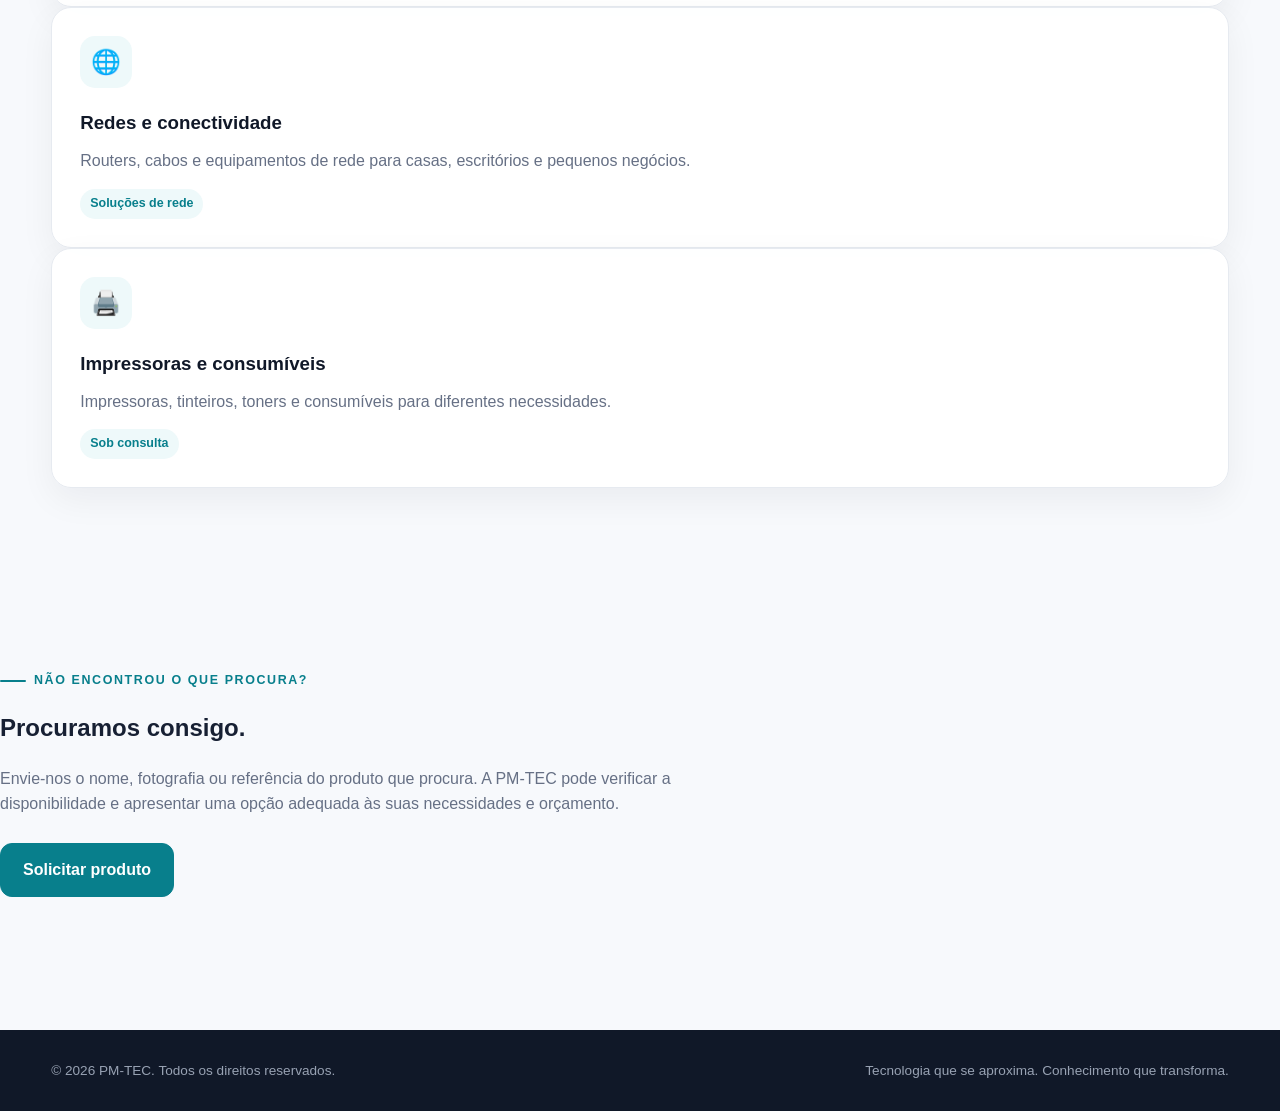
<file: produtos.html>
<!DOCTYPE html>
<html lang="pt-PT">

<head>
  <meta charset="UTF-8">
  <meta name="viewport" content="width=device-width, initial-scale=1.0">

  <title>Produtos | PM-TEC</title>

  <meta
    name="description"
    content="Produtos, equipamentos e soluções tecnológicas da PM-TEC em Moçambique."
  >

  <link rel="stylesheet" href="style.css">

  <style>

    /* =========================
       CATÁLOGO DE PRODUTOS
    ========================== */

    .products-intro {
      max-width: 780px;
      margin-bottom: 45px;
    }

    .products-grid {
      display: grid;
      grid-template-columns: repeat(2, minmax(0, 1fr));
      gap: 24px;
    }

    .product-card {
      min-width: 0;
      overflow: hidden;
      background: linear-gradient(180deg, #0d1b2e, #0b1929);
      border: 1px solid #243247;
      border-radius: 20px;
      transition:
        transform 0.2s ease,
        border-color 0.2s ease;
    }

    .product-card:hover {
      transform: translateY(-4px);
      border-color: #287a86;
    }

    .product-image {
      width: 100%;
      height: 330px;
      background: #07111f;
      overflow: hidden;
    }

    .product-image img {
      width: 100%;
      height: 100%;
      display: block;
      object-fit: cover;
    }

    .product-info {
      padding: 28px;
    }

    .product-status {
      display: inline-block;
      margin-bottom: 12px;
      padding: 6px 10px;
      border-radius: 8px;
      background: rgba(41, 211, 230, 0.08);
      border: 1px solid rgba(41, 211, 230, 0.18);
      color: #29d3e6;
      font-size: 0.74rem;
      font-weight: 800;
      letter-spacing: 0.04em;
    }

    .product-info h3 {
      margin: 0;
      font-size: 1.55rem;
      line-height: 1.2;
    }

    .product-condition {
      margin: 8px 0 20px;
      color: #a9b6c7;
      font-size: 0.94rem;
    }

    .product-specs {
      list-style: none;
      margin: 0 0 22px;
      padding: 0;
      display: grid;
      grid-template-columns: repeat(2, minmax(0, 1fr));
      gap: 9px 18px;
    }

    .product-specs li {
      color: #d9e1eb;
      font-size: 0.9rem;
      padding-left: 16px;
      position: relative;
    }

    .product-specs li::before {
      content: "✓";
      position: absolute;
      left: 0;
      color: #29d3e6;
      font-weight: 900;
    }

    .product-price {
      font-size: 1.65rem;
      font-weight: 900;
      color: #ffffff;
      margin: 15px 0 8px;
    }

    .product-delivery {
      color: #a9b6c7;
      font-size: 0.9rem;
      margin: 0 0 22px;
    }

    .product-info .btn {
      width: 100%;
    }

    /* =========================
       AVISO DO CATÁLOGO
    ========================== */

    .catalog-note {
      margin-top: 30px;
      padding: 20px 22px;
      border: 1px solid #243247;
      border-radius: 15px;
      background: rgba(41, 211, 230, 0.04);
      color: #a9b6c7;
    }

    .catalog-note strong {
      color: #ffffff;
    }

    /* =========================
       RESPONSIVO
    ========================== */

    @media (max-width: 800px) {

      .products-grid {
        grid-template-columns: 1fr;
      }

      .product-image {
        height: 300px;
      }
    }

    @media (max-width: 560px) {

      .product-info {
        padding: 22px;
      }

      .product-image {
        height: 250px;
      }

      .product-specs {
        grid-template-columns: 1fr;
      }

      .product-price {
        font-size: 1.45rem;
      }
    }

  </style>

</head>


<body>


  <!-- =========================
       CABEÇALHO
  ========================== -->

  <header>

    <div class="wrap">

      <nav>

        <a class="logo" href="index.html">
          PM-<span>TEC</span>
        </a>

        <button class="menu" type="button">
          ☰
        </button>

        <div class="links">

          <a href="index.html">
            Início
          </a>

          <a href="sobre.html">
            Sobre
          </a>

          <a href="servicos.html">
            Serviços
          </a>

          <a href="formacao.html">
            Formação
          </a>

          <a href="precos.html">
            Preços
          </a>

          <a class="active" href="produtos.html">
            Produtos
          </a>

          <a href="portfolio.html">
            Portfólio
          </a>

          <a href="contactos.html">
            Contactos
          </a>

          <a class="navbtn" href="contactos.html">
            Falar connosco
          </a>

        </div>

      </nav>

    </div>

  </header>


  <main>


    <!-- =========================
         HERO
    ========================== -->

    <section>

      <div class="wrap">

        <div class="section-head">

          <div class="eyebrow">
            PM-TEC · Produtos & Tecnologia
          </div>

          <h1 style="font-size:clamp(2.7rem,5vw,4.8rem)">
            Tecnologia para
            <span>trabalhar, estudar</span>
            e avançar.
          </h1>

          <p class="lead">
            Equipamentos, acessórios e soluções tecnológicas
            seleccionados para particulares, estudantes,
            profissionais e pequenos negócios em Moçambique.
          </p>

        </div>

      </div>

    </section>


    <!-- =========================
         PRODUTOS DISPONÍVEIS
    ========================== -->

    <section>

      <div class="wrap">

        <div class="products-intro">

          <div class="eyebrow">
            Disponível agora
          </div>

          <h2>
            Produtos em destaque
          </h2>

          <p class="muted">
            Consulte os produtos actualmente disponíveis.
            O catálogo será actualizado à medida que novos
            equipamentos forem adicionados ou vendidos.
          </p>

        </div>


        <div class="products-grid">


          <!-- =========================================
               PRODUTO 01 — HP ELITEBOOK 840 G5
          ========================================== -->

          <article class="product-card">


            <div class="product-image">

              <img
                src="imagens/hp-elitebook-840-g5.jpg.png"
                alt="HP EliteBook 840 G5"
              >

            </div>


            <div class="product-info">


              <span class="product-status">
                ● DISPONÍVEL · 30 UNIDADES
              </span>


              <h3>
                HP EliteBook 840 G5
              </h3>


              <p class="product-condition">
                ✨ Novo · Selado na pasta
              </p>


              <ul class="product-specs">

                <li>
                  Intel® Core™ i5-8565U
                </li>

                <li>
                  8 GB DDR4 SDRAM
                </li>

                <li>
                  SSD 256 GB
                </li>

                <li>
                  Intel® UHD Graphics
                </li>

                <li>
                  Ecrã 14"
                </li>

                <li>
                  Leitor de impressão digital
                </li>

                <li>
                  Entrada para SD Card
                </li>

                <li>
                  Wi-Fi + Bluetooth
                </li>

                <li>
                  2 USB + 2 USB Type-C
                </li>

                <li>
                  HDMI
                </li>

                <li>
                  Teclado luminoso
                </li>

                <li>
                  Boa autonomia de bateria
                </li>

                <li>
                  Carregador incluído
                </li>

              </ul>


              <div class="product-price">
                30.500 MZN
              </div>


              <p class="product-delivery">
                🚚 Entrega grátis para todas as províncias
                de Moçambique.
              </p>


              <a
                href="https://wa.me/258878151816?text=Olá%20PM-TEC,%20tenho%20interesse%20no%20HP%20EliteBook%20840%20G5%20de%2030.500%20MZN."
                class="btn whatsapp"
                target="_blank"
                rel="noopener noreferrer"
              >
                Comprar / Reservar pelo WhatsApp
              </a>


            </div>

          </article>


          <!-- =========================================
               FUTURO PRODUTO 02
               
               Quando tiveres outro produto,
               podemos adicionar aqui.
          ========================================== -->

          <!--

          <article class="product-card">

            <div class="product-image">

              <img
                src="imagens/nome-da-imagem.jpg"
                alt="Nome do produto"
              >

            </div>

            <div class="product-info">

              <span class="product-status">
                ● DISPONÍVEL
              </span>

              <h3>
                Nome do produto
              </h3>

              <p class="product-condition">
                Novo · Garantia
              </p>

              <ul class="product-specs">

                <li>Especificação 1</li>
                <li>Especificação 2</li>
                <li>Especificação 3</li>
                <li>Especificação 4</li>

              </ul>

              <div class="product-price">
                00.000 MZN
              </div>

              <p class="product-delivery">
                🚚 Entrega grátis para todas as províncias
                de Moçambique.
              </p>

              <a
                href="https://wa.me/258878151816"
                class="btn whatsapp"
                target="_blank"
                rel="noopener noreferrer"
              >
                Comprar / Reservar pelo WhatsApp
              </a>

            </div>

          </article>

          -->


        </div>


        <!-- =========================
             NOTA DO CATÁLOGO
        ========================== -->

        <div class="catalog-note">

          <strong>
            Actualização do catálogo:
          </strong>

          Os produtos apresentados nesta página dependem
          da disponibilidade em stock. Quando um produto
          for vendido ou esgotar, poderá ser removido do
          catálogo sem afectar os restantes produtos.

        </div>


      </div>

    </section>


    <!-- =========================
         CATEGORIAS
    ========================== -->

    <section class="section">

      <div class="wrap">

        <div class="section-title">

          <span class="eyebrow">
            Produtos & Tecnologia
          </span>

          <h2>
            Também trabalhamos com outras soluções.
          </h2>

          <p>
            Caso o equipamento que procura não esteja
            actualmente no catálogo, fale connosco.
            Podemos verificar disponibilidade ou procurar
            uma alternativa adequada.
          </p>

        </div>


        <div class="cards">


          <article class="card">

            <div class="icon">
              💻
            </div>

            <h3>
              Computadores / Laptops
            </h3>

            <p>
              Computadores portáteis para estudo,
              trabalho, escritório e produtividade.
            </p>

            <span class="tag">
              Disponíveis / Encomenda
            </span>

          </article>


          <article class="card">

            <div class="icon">
              🖥️
            </div>

            <h3>
              Equipamentos informáticos
            </h3>

            <p>
              Monitores, periféricos e equipamentos
              para complementar o seu espaço de trabalho.
            </p>

            <span class="tag">
              Sob consulta
            </span>

          </article>


          <article class="card">

            <div class="icon">
              ⌨️
            </div>

            <h3>
              Acessórios
            </h3>

            <p>
              Teclados, ratos, cabos, adaptadores,
              hubs, carregadores e outros acessórios.
            </p>

            <span class="tag">
              Sob consulta
            </span>

          </article>


          <article class="card">

            <div class="icon">
              💾
            </div>

            <h3>
              Armazenamento
            </h3>

            <p>
              SSD, discos, cartões de memória e
              outras soluções de armazenamento.
            </p>

            <span class="tag">
              Sob consulta
            </span>

          </article>


          <article class="card">

            <div class="icon">
              🌐
            </div>

            <h3>
              Redes e conectividade
            </h3>

            <p>
              Routers, cabos e equipamentos de rede
              para casas, escritórios e pequenos negócios.
            </p>

            <span class="tag">
              Soluções de rede
            </span>

          </article>


          <article class="card">

            <div class="icon">
              🖨️
            </div>

            <h3>
              Impressoras e consumíveis
            </h3>

            <p>
              Impressoras, tinteiros, toners e
              consumíveis para diferentes necessidades.
            </p>

            <span class="tag">
              Sob consulta
            </span>

          </article>


        </div>

      </div>

    </section>


    <!-- =========================
         PEDIDO ESPECIAL
    ========================== -->

    <section class="section highlight">

      <div class="container">

        <div class="section-title">

          <span class="eyebrow">
            Não encontrou o que procura?
          </span>

          <h2>
            Procuramos consigo.
          </h2>

          <p>
            Envie-nos o nome, fotografia ou referência
            do produto que procura. A PM-TEC pode verificar
            a disponibilidade e apresentar uma opção adequada
            às suas necessidades e orçamento.
          </p>


          <a
            href="https://wa.me/258878151816?text=Olá%20PM-TEC,%20procuro%20um%20produto%20que%20não%20está%20no%20catálogo."
            class="btn whatsapp"
            target="_blank"
            rel="noopener noreferrer"
          >
            Solicitar produto
          </a>

        </div>

      </div>

    </section>


  </main>


  <!-- =========================
       RODAPÉ
  ========================== -->

  <footer class="footer">

    <div class="wrap footerline">

      <span>
        © 2026 PM-TEC. Todos os direitos reservados.
      </span>

      <span>
        Tecnologia que se aproxima.
        Conhecimento que transforma.
      </span>

    </div>

  </footer>


  <script src="script.js"></script>

</body>

</html>
</file>
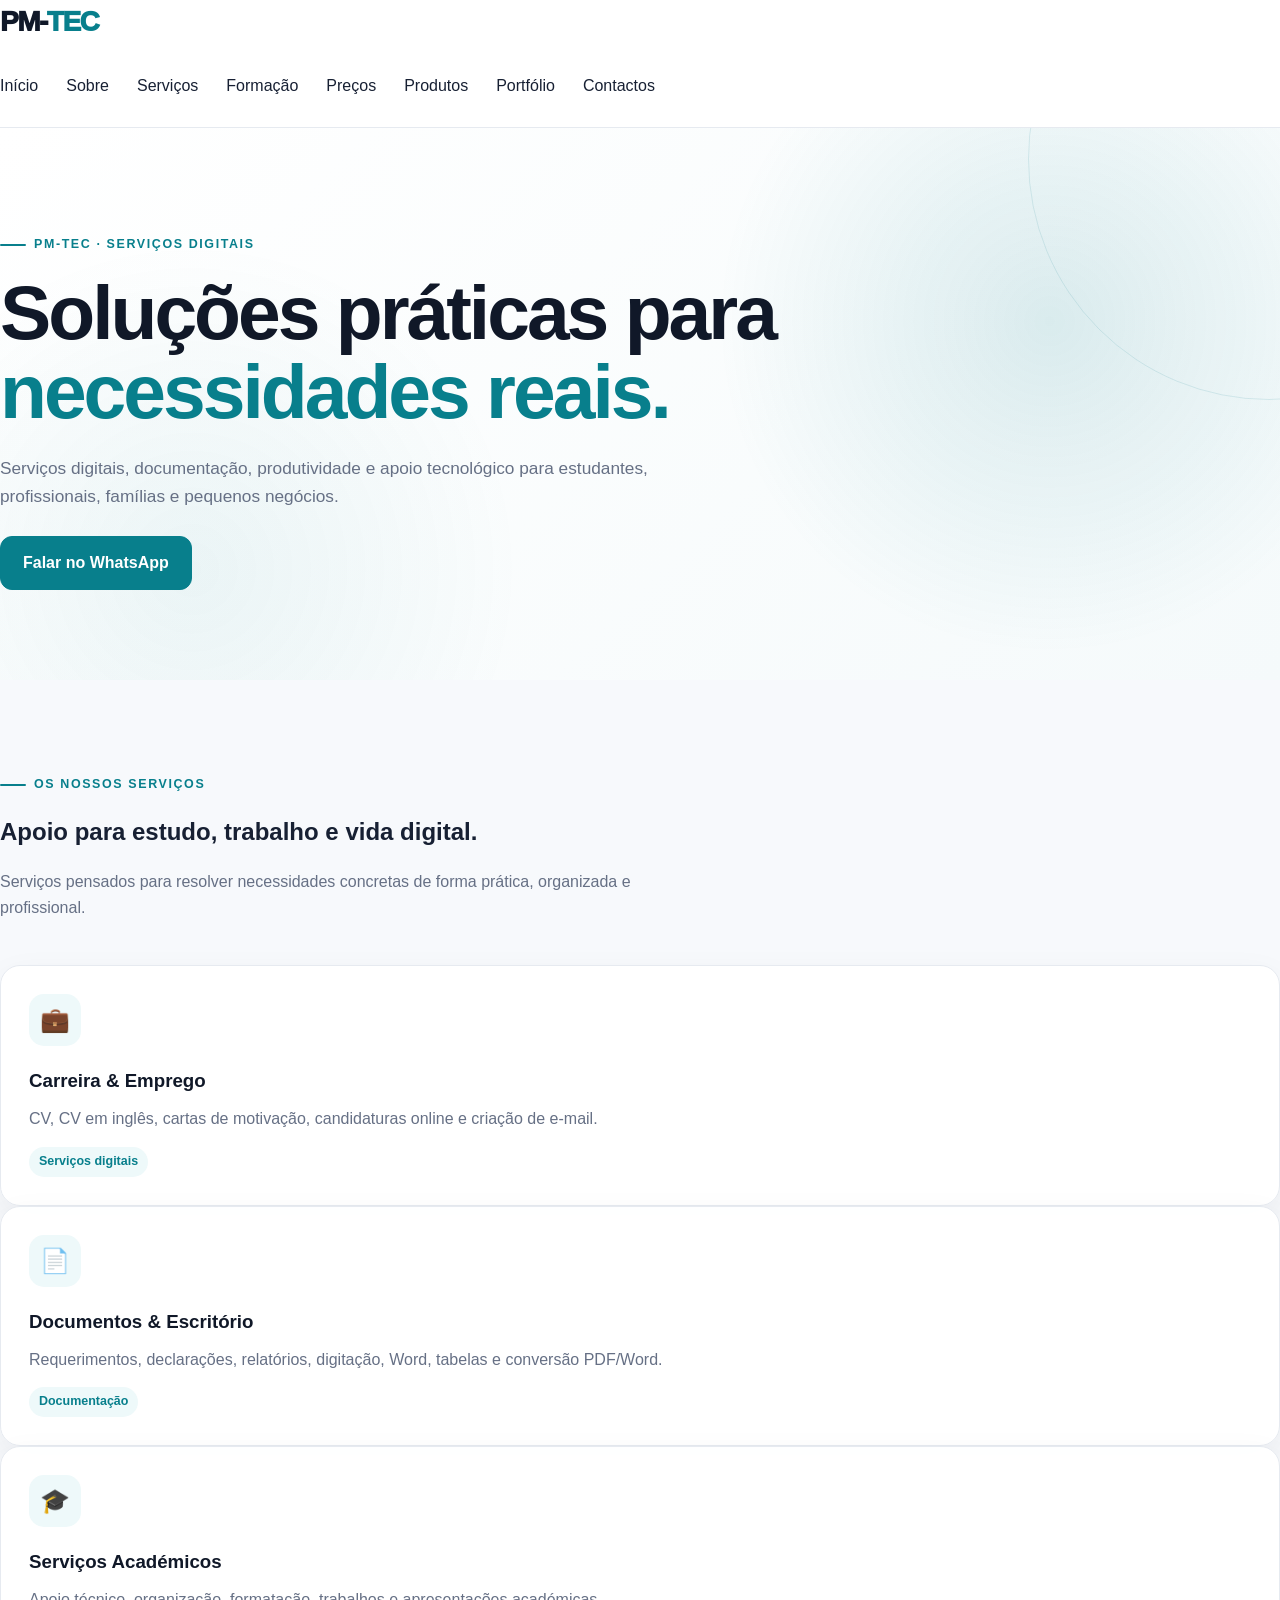
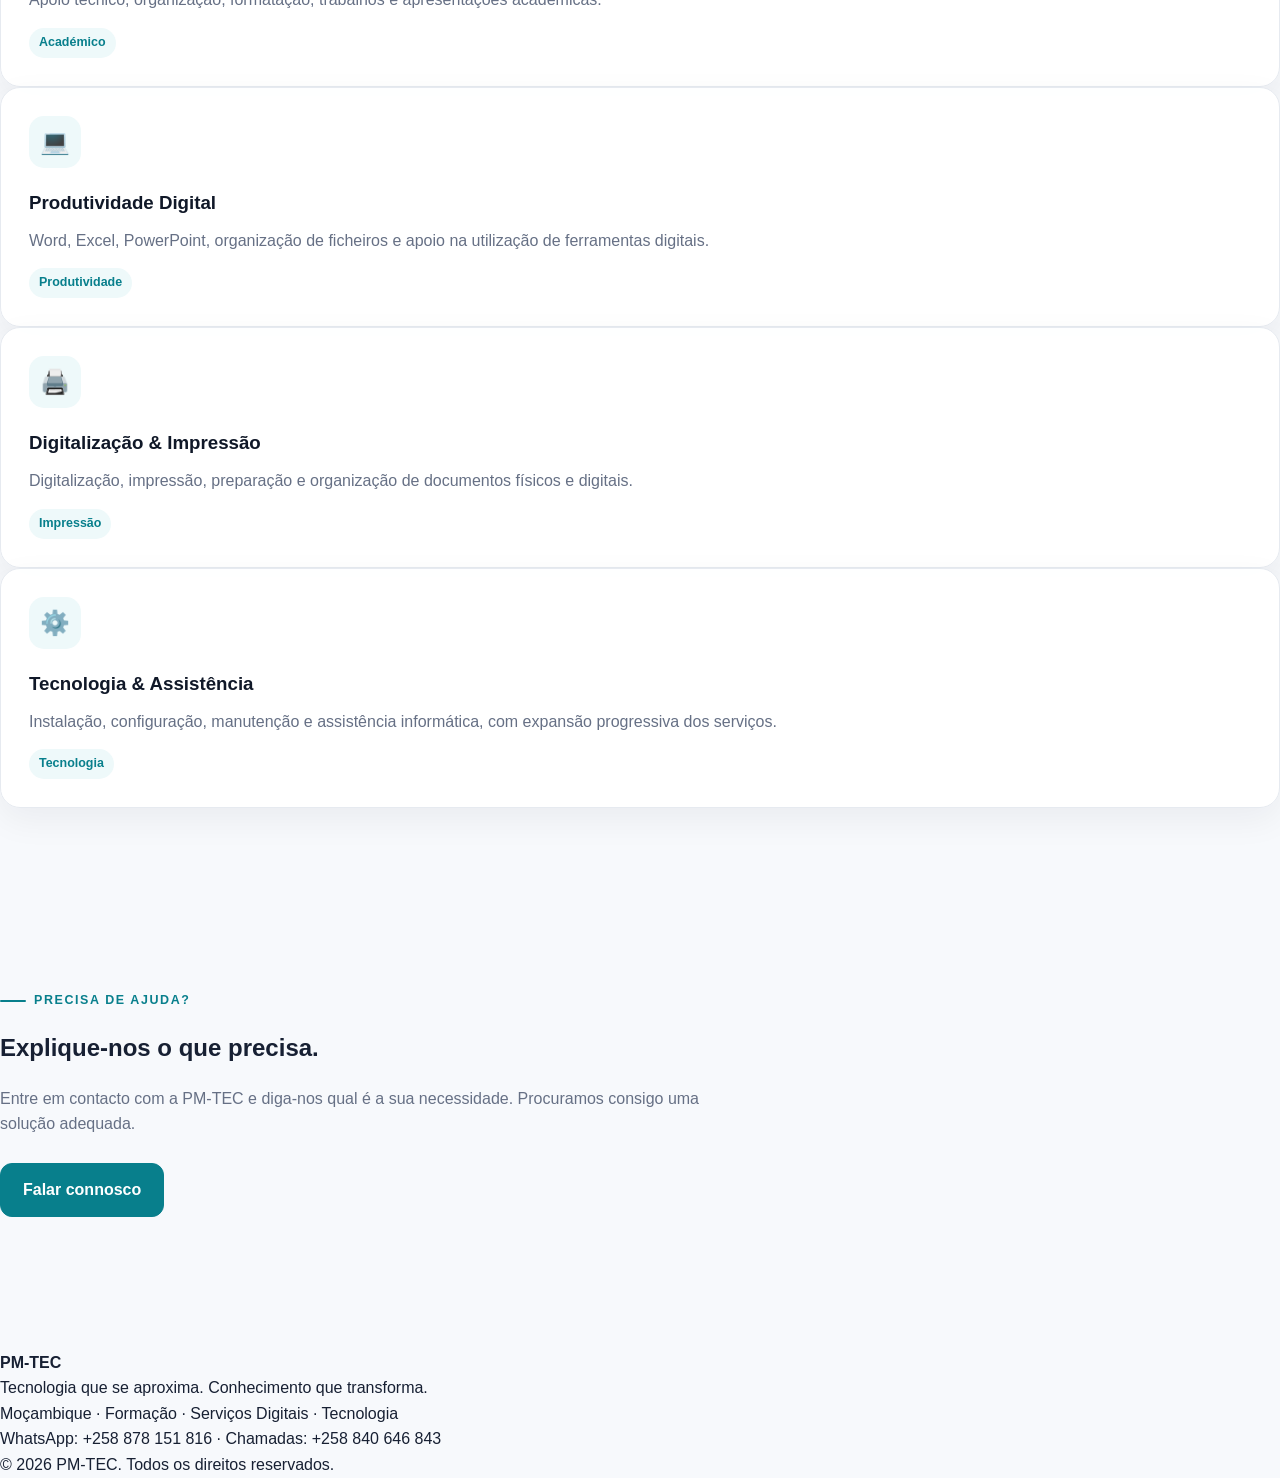
<file: servicos.html>
<!DOCTYPE html>
<html lang="pt-PT">

<head>
  <meta charset="UTF-8">
  <meta name="viewport" content="width=device-width, initial-scale=1.0">

  <link rel="icon" href="favicon.svg">
  <link rel="stylesheet" href="style.css">

  <title>Serviços | PM-TEC</title>

  <meta
    name="description"
    content="Serviços digitais, documentação, formação e soluções tecnológicas da PM-TEC em Moçambique."
  >
</head>

<body>

  <header>
    <div class="container nav">

      <a href="index.html" class="logo">
        PM-<span>TEC</span>
      </a>

      <nav>
        <a href="index.html">Início</a>
        <a href="sobre.html">Sobre</a>
        <a href="servicos.html" class="active">Serviços</a>
        <a href="formacao.html">Formação</a>
        <a href="precos.html">Preços</a>
        <a href="produtos.html">Produtos</a>
        <a href="portfolio.html">Portfólio</a>
        <a href="contactos.html">Contactos</a>
      </nav>

    </div>
  </header>

  <main>

    <section class="hero">
      <div class="container">

        <span class="eyebrow">
          PM-TEC · Serviços Digitais
        </span>

        <h1>
          Soluções práticas para
          <span>necessidades reais.</span>
        </h1>

        <p>
          Serviços digitais, documentação, produtividade e apoio tecnológico
          para estudantes, profissionais, famílias e pequenos negócios.
        </p>

        <a
          href="https://wa.me/258878151816"
          class="btn whatsapp"
          target="_blank"
          rel="noopener noreferrer"
        >
          Falar no WhatsApp
        </a>

      </div>
    </section>


    <section class="section">

      <div class="container">

        <div class="section-title">

          <span class="eyebrow">
            Os nossos serviços
          </span>

          <h2>
            Apoio para estudo, trabalho e vida digital.
          </h2>

          <p>
            Serviços pensados para resolver necessidades concretas
            de forma prática, organizada e profissional.
          </p>

        </div>


        <div class="cards">

          <article class="card">
            <div class="icon">💼</div>

            <h3>
              Carreira & Emprego
            </h3>

            <p>
              CV, CV em inglês, cartas de motivação,
              candidaturas online e criação de e-mail.
            </p>

            <span class="tag">
              Serviços digitais
            </span>
          </article>


          <article class="card">
            <div class="icon">📄</div>

            <h3>
              Documentos & Escritório
            </h3>

            <p>
              Requerimentos, declarações, relatórios,
              digitação, Word, tabelas e conversão PDF/Word.
            </p>

            <span class="tag">
              Documentação
            </span>
          </article>


          <article class="card">
            <div class="icon">🎓</div>

            <h3>
              Serviços Académicos
            </h3>

            <p>
              Apoio técnico, organização, formatação,
              trabalhos e apresentações académicas.
            </p>

            <span class="tag">
              Académico
            </span>
          </article>


          <article class="card">
            <div class="icon">💻</div>

            <h3>
              Produtividade Digital
            </h3>

            <p>
              Word, Excel, PowerPoint, organização de ficheiros
              e apoio na utilização de ferramentas digitais.
            </p>

            <span class="tag">
              Produtividade
            </span>
          </article>


          <article class="card">
            <div class="icon">🖨️</div>

            <h3>
              Digitalização & Impressão
            </h3>

            <p>
              Digitalização, impressão, preparação e organização
              de documentos físicos e digitais.
            </p>

            <span class="tag">
              Impressão
            </span>
          </article>


          <article class="card">
            <div class="icon">⚙️</div>

            <h3>
              Tecnologia & Assistência
            </h3>

            <p>
              Instalação, configuração, manutenção e assistência
              informática, com expansão progressiva dos serviços.
            </p>

            <span class="tag">
              Tecnologia
            </span>
          </article>

        </div>

      </div>

    </section>


    <section class="section highlight">

      <div class="container">

        <div class="section-title">

          <span class="eyebrow">
            Precisa de ajuda?
          </span>

          <h2>
            Explique-nos o que precisa.
          </h2>

          <p>
            Entre em contacto com a PM-TEC e diga-nos qual é a sua
            necessidade. Procuramos consigo uma solução adequada.
          </p>

          <a
            href="https://wa.me/258878151816"
            class="btn whatsapp"
            target="_blank"
            rel="noopener noreferrer"
          >
            Falar connosco
          </a>

        </div>

      </div>

    </section>

  </main>


  <footer>

    <div class="container">

      <strong>PM-TEC</strong>

      <p>
        Tecnologia que se aproxima.
        Conhecimento que transforma.
      </p>

      <p>
        Moçambique · Formação · Serviços Digitais · Tecnologia
      </p>

      <p>
        WhatsApp: +258 878 151 816 ·
        Chamadas: +258 840 646 843
      </p>

      <p>
        © 2026 PM-TEC. Todos os direitos reservados.
      </p>

    </div>

  </footer>

  <script src="script.js"></script>

</body>
</html>
</file>
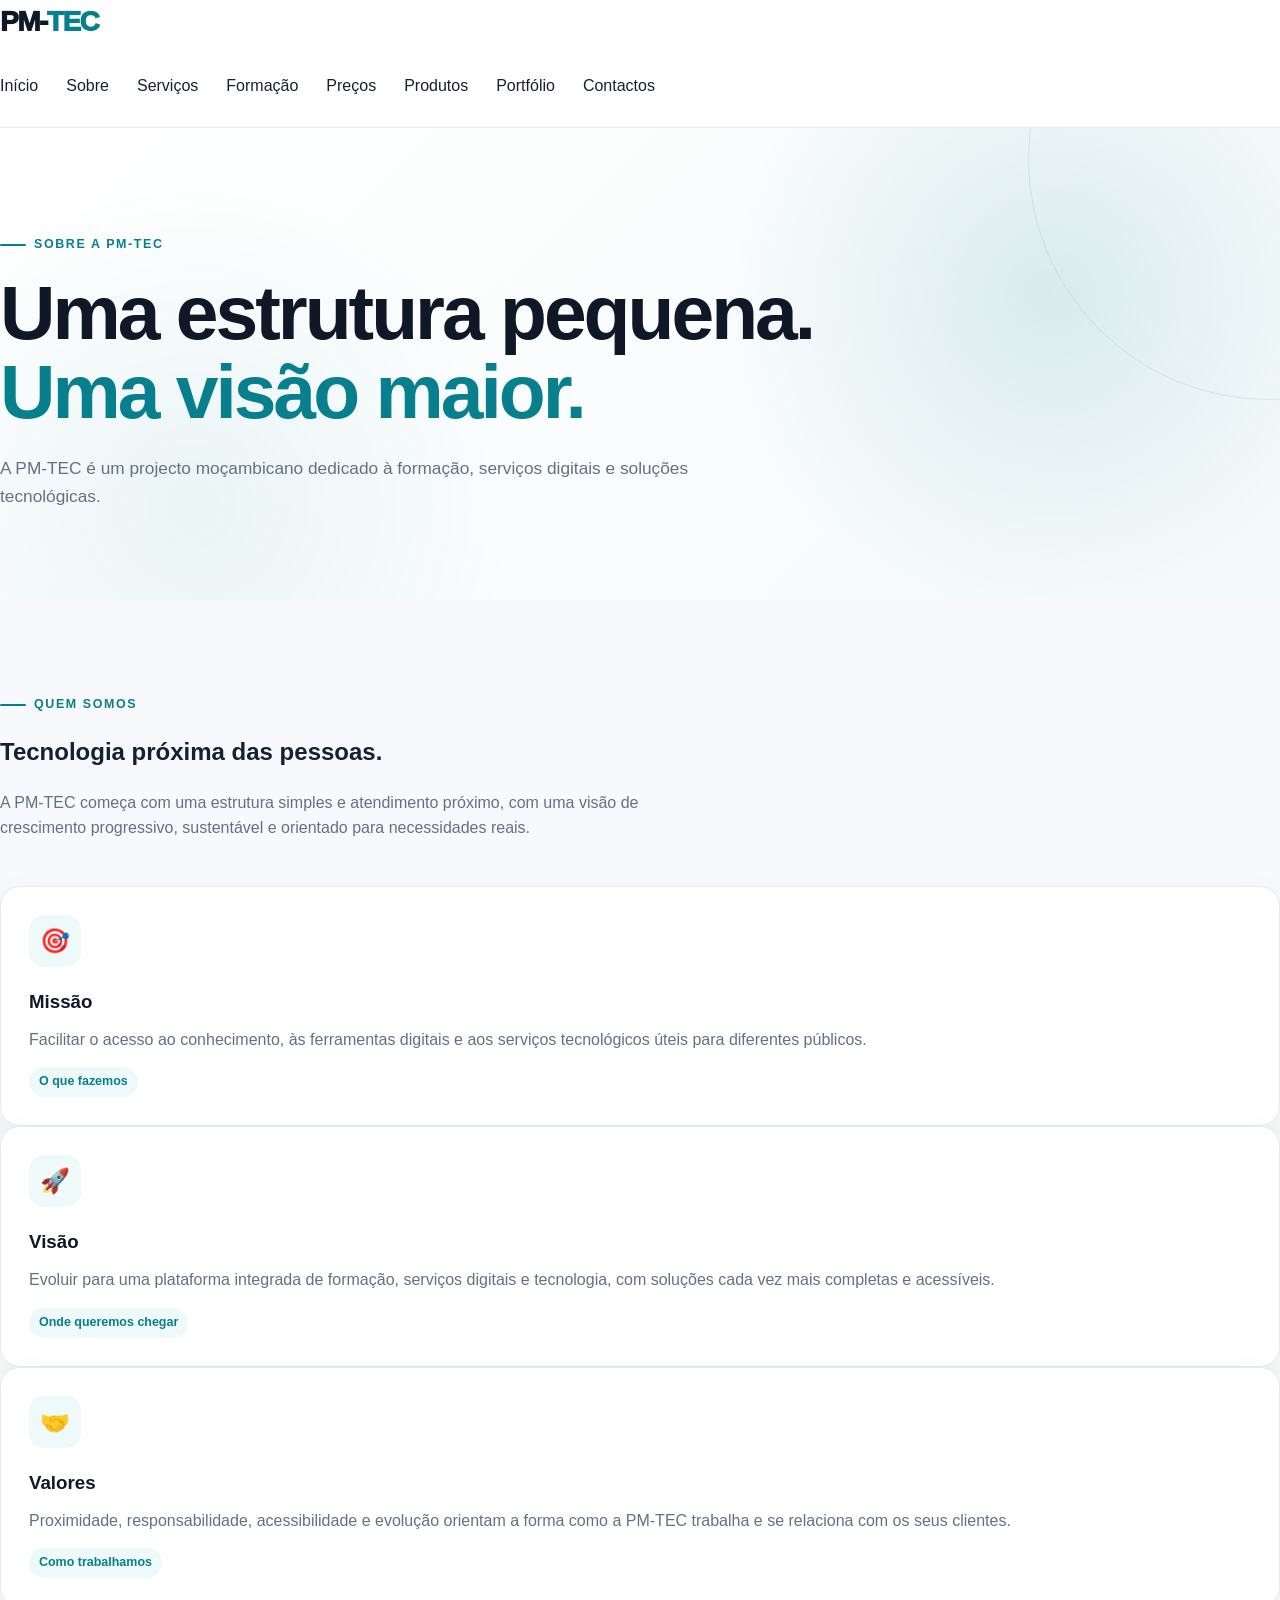
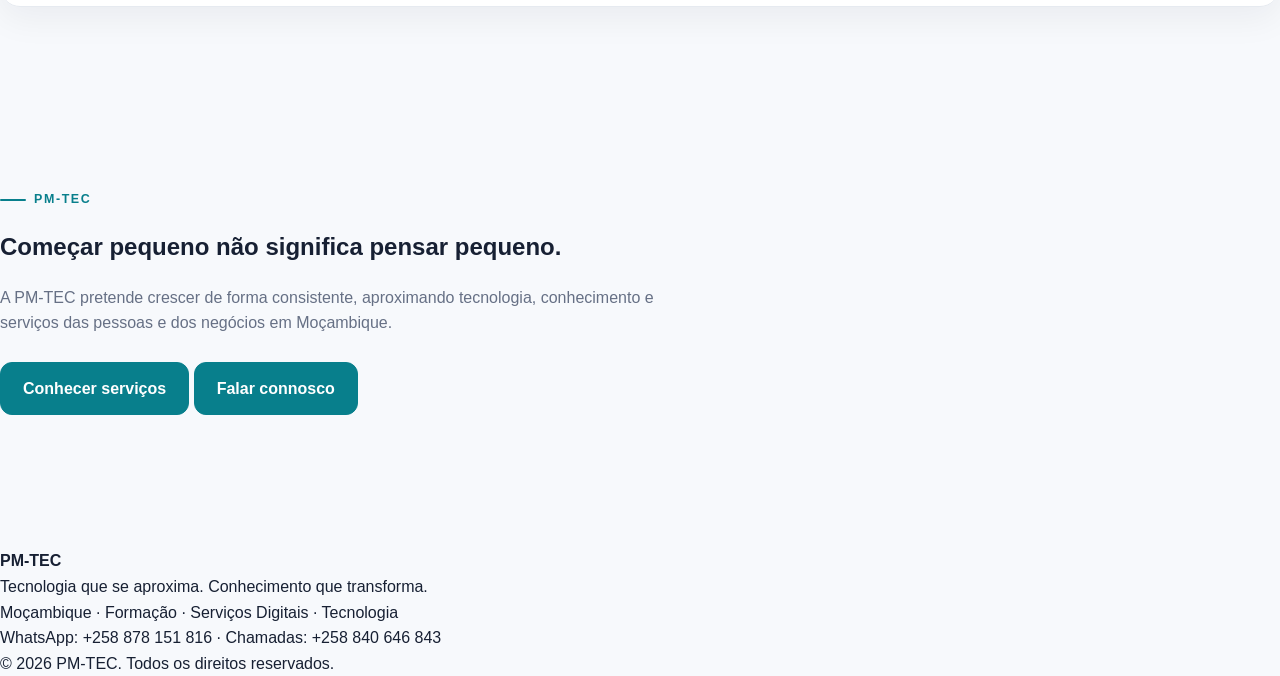
<file: sobre.html>
<!DOCTYPE html>
<html lang="pt-PT">

<head>
  <meta charset="UTF-8">
  <meta name="viewport" content="width=device-width, initial-scale=1.0">

  <link rel="icon" href="favicon.svg">
  <link rel="stylesheet" href="style.css">

  <title>Sobre | PM-TEC</title>

  <meta
    name="description"
    content="Conheça a PM-TEC, projecto moçambicano dedicado à formação, serviços digitais e soluções tecnológicas."
  >
</head>

<body>

  <header>
    <div class="container nav">

      <a href="index.html" class="logo">
        PM-<span>TEC</span>
      </a>

      <nav>
        <a href="index.html">Início</a>
        <a href="sobre.html" class="active">Sobre</a>
        <a href="servicos.html">Serviços</a>
        <a href="formacao.html">Formação</a>
        <a href="precos.html">Preços</a>
        <a href="produtos.html">Produtos</a>
        <a href="portfolio.html">Portfólio</a>
        <a href="contactos.html">Contactos</a>
      </nav>

    </div>
  </header>


  <main>

    <section class="hero">
      <div class="container">

        <span class="eyebrow">
          Sobre a PM-TEC
        </span>

        <h1>
          Uma estrutura pequena.
          <span>Uma visão maior.</span>
        </h1>

        <p>
          A PM-TEC é um projecto moçambicano dedicado à formação,
          serviços digitais e soluções tecnológicas.
        </p>

      </div>
    </section>


    <section class="section">

      <div class="container">

        <div class="section-title">

          <span class="eyebrow">
            Quem somos
          </span>

          <h2>
            Tecnologia próxima das pessoas.
          </h2>

          <p>
            A PM-TEC começa com uma estrutura simples e atendimento próximo,
            com uma visão de crescimento progressivo, sustentável e orientado
            para necessidades reais.
          </p>

        </div>


        <div class="cards">

          <article class="card">

            <div class="icon">🎯</div>

            <h3>
              Missão
            </h3>

            <p>
              Facilitar o acesso ao conhecimento, às ferramentas digitais
              e aos serviços tecnológicos úteis para diferentes públicos.
            </p>

            <span class="tag">
              O que fazemos
            </span>

          </article>


          <article class="card">

            <div class="icon">🚀</div>

            <h3>
              Visão
            </h3>

            <p>
              Evoluir para uma plataforma integrada de formação,
              serviços digitais e tecnologia, com soluções cada vez
              mais completas e acessíveis.
            </p>

            <span class="tag">
              Onde queremos chegar
            </span>

          </article>


          <article class="card">

            <div class="icon">🤝</div>

            <h3>
              Valores
            </h3>

            <p>
              Proximidade, responsabilidade, acessibilidade e evolução
              orientam a forma como a PM-TEC trabalha e se relaciona
              com os seus clientes.
            </p>

            <span class="tag">
              Como trabalhamos
            </span>

          </article>

        </div>

      </div>

    </section>


    <section class="section highlight">

      <div class="container">

        <div class="section-title">

          <span class="eyebrow">
            PM-TEC
          </span>

          <h2>
            Começar pequeno não significa pensar pequeno.
          </h2>

          <p>
            A PM-TEC pretende crescer de forma consistente,
            aproximando tecnologia, conhecimento e serviços das
            pessoas e dos negócios em Moçambique.
          </p>

          <a href="servicos.html" class="btn primary">
            Conhecer serviços
          </a>

          <a href="contactos.html" class="btn whatsapp">
            Falar connosco
          </a>

        </div>

      </div>

    </section>

  </main>


  <footer>

    <div class="container">

      <strong>PM-TEC</strong>

      <p>
        Tecnologia que se aproxima.
        Conhecimento que transforma.
      </p>

      <p>
        Moçambique · Formação · Serviços Digitais · Tecnologia
      </p>

      <p>
        WhatsApp: +258 878 151 816 ·
        Chamadas: +258 840 646 843
      </p>

      <p>
        © 2026 PM-TEC. Todos os direitos reservados.
      </p>

    </div>

  </footer>


  <script src="script.js"></script>

</body>
</html>
</file>
<file: style.css>
/* =========================================================
   PM-TEC — STYLE.CSS DEFINITIVO
   Tecnologia que se aproxima. Conhecimento que transforma.
   ========================================================= */

* {
  box-sizing: border-box;
  margin: 0;
  padding: 0;
}

html {
  scroll-behavior: smooth;
}

body {
  font-family: Inter, Arial, Helvetica, sans-serif;
  background: #f7f9fc;
  color: #172033;
  line-height: 1.6;
  overflow-x: hidden;
}

a {
  color: inherit;
  text-decoration: none;
}

img {
  max-width: 100%;
  height: auto;
  display: block;
}

button,
input {
  font: inherit;
}

/* =========================================================
   ESTRUTURA GLOBAL
   ========================================================= */

.wrap {
  width: min(1180px, 92%);
  margin: 0 auto;
}

main {
  min-height: 70vh;
}

section {
  padding: 88px 0;
}

/* =========================================================
   CABEÇALHO
   ========================================================= */

header {
  position: sticky;
  top: 0;
  z-index: 1000;
  background: rgba(255, 255, 255, 0.96);
  backdrop-filter: blur(14px);
  -webkit-backdrop-filter: blur(14px);
  border-bottom: 1px solid #e6eaf0;
}

nav {
  min-height: 82px;
  display: flex;
  align-items: center;
  gap: 28px;
}

/* =========================================================
   LOGÓTIPO PM-TEC
   ========================================================= */

.logo {
  display: inline-flex;
  align-items: center;
  font-size: 1.75rem;
  font-weight: 950;
  letter-spacing: -1.5px;
  white-space: nowrap;
  color: #101828;
  flex-shrink: 0;
}

.logo span {
  color: #087f8c;
}

/* =========================================================
   SÍMBOLO TECNOLÓGICO À DIREITA
   ========================================================= */

.pm-symbol {
  width: 72px;
  height: 72px;
  position: relative;
  display: grid;
  place-items: center;
  flex-shrink: 0;
  border: 2px solid #087f8c;
  border-radius: 50%;
  color: #101828;
  background: #ffffff;
  box-shadow:
    0 0 0 5px rgba(8,127,140,.05),
    0 0 0 10px rgba(8,127,140,.04);
}

.pm-symbol::before {
  content: "";
  position: absolute;
  inset: -8px;
  border: 1px solid rgba(8,127,140,.45);
  border-radius: 50%;
}

.pm-symbol::after {
  content: "";
  position: absolute;
  inset: -14px;
  border: 1px dashed rgba(8,127,140,.22);
  border-radius: 50%;
}

.pm-symbol strong {
  display: block;
  font-size: 1.25rem;
  line-height: .9;
  letter-spacing: -1px;
  text-align: center;
}

.pm-symbol span {
  display: block;
  margin-top: 3px;
  color: #087f8c;
  font-size: .75rem;
  font-weight: 900;
  letter-spacing: 1px;
  text-align: center;
}

/* =========================================================
   MENU
   ========================================================= */

.links {
  margin-left: auto;
  display: flex;
  align-items: center;
  justify-content: flex-end;
  gap: 3px;
}

.links a {
  position: relative;
  padding: 10px 10px;
  border-radius: 10px;
  color: #344054;
  font-size: .88rem;
  font-weight: 750;
  white-space: nowrap;
  transition: .25s ease;
}

.links a:hover {
  color: #087f8c;
  background: #eef9fa;
}

.links a.active {
  color: #087f8c;
  background: #eef9fa;
}

.links a.active::after {
  content: "";
  position: absolute;
  left: 12px;
  right: 12px;
  bottom: 4px;
  height: 2px;
  border-radius: 20px;
  background: #087f8c;
}

/* =========================================================
   BOTÃO FALAR CONNOSCO
   ========================================================= */

.links .navbtn {
  margin-left: 7px;
  padding: 12px 17px;
  color: #ffffff;
  background: #087f8c;
  border-radius: 12px;
  box-shadow: 0 8px 22px rgba(8,127,140,.18);
}

.links .navbtn:hover {
  color: #ffffff;
  background: #066d78;
  transform: translateY(-1px);
}

/* =========================================================
   BOTÃO MOBILE
   ========================================================= */

.menu {
  display: none;
  margin-left: auto;
  border: 0;
  background: transparent;
  color: #172033;
  font-size: 1.8rem;
  cursor: pointer;
}

/* =========================================================
   BARRA DE PESQUISA GLOBAL
   ========================================================= */

.global-search {
  padding: 0 0 18px;
  background: #ffffff;
}

.search-box {
  width: 100%;
  max-width: 850px;
  margin: 0 auto;
  position: relative;
}

.search-box form {
  position: relative;
}

.search-box input {
  width: 100%;
  height: 56px;
  padding: 0 62px 0 50px;
  border: 1px solid #d9dee7;
  border-radius: 15px;
  outline: none;
  background: #ffffff;
  color: #172033;
  font-size: .98rem;
  box-shadow: 0 8px 25px rgba(16,24,40,.055);
  transition: .25s ease;
}

.search-box input::placeholder {
  color: #98a2b3;
}

.search-box input:focus {
  border-color: #087f8c;
  box-shadow: 0 0 0 4px rgba(8,127,140,.09);
}

.search-icon {
  position: absolute;
  left: 18px;
  top: 50%;
  transform: translateY(-50%);
  color: #087f8c;
  font-size: 1.35rem;
  pointer-events: none;
}

.search-button {
  position: absolute;
  right: 7px;
  top: 7px;
  width: 42px;
  height: 42px;
  display: grid;
  place-items: center;
  border: 0;
  border-radius: 11px;
  background: #087f8c;
  color: #ffffff;
  cursor: pointer;
  font-size: 1.15rem;
  transition: .25s ease;
}

.search-button:hover {
  background: #066d78;
}

/* =========================================================
   HERO
   ========================================================= */

.hero {
  position: relative;
  padding: 100px 0 90px;
  overflow: hidden;
  background:
    radial-gradient(
      circle at 82% 35%,
      rgba(8,127,140,.13),
      transparent 30%
    ),
    radial-gradient(
      circle at 15% 80%,
      rgba(8,127,140,.07),
      transparent 28%
    ),
    linear-gradient(
      135deg,
      #ffffff 0%,
      #f5fafb 100%
    );
}

.hero::after {
  content: "";
  position: absolute;
  width: 480px;
  height: 480px;
  right: -230px;
  top: -210px;
  border: 1px solid rgba(8,127,140,.12);
  border-radius: 50%;
  pointer-events: none;
}

.hero h1,
.section-head h1,
.section-title h1 {
  max-width: 900px;
  font-size: clamp(2.7rem, 6vw, 5.4rem);
  line-height: 1.03;
  letter-spacing: -3px;
  color: #101828;
}

.hero h1 span,
.section-head h1 span,
.section-title h1 span {
  color: #087f8c;
}

.hero p,
.lead {
  max-width: 720px;
  margin-top: 24px;
  font-size: 1.08rem;
  color: #667085;
}

/* =========================================================
   EYEBROW
   ========================================================= */

.eyebrow {
  display: inline-flex;
  align-items: center;
  gap: 8px;
  margin-bottom: 18px;
  color: #087f8c;
  font-size: .78rem;
  font-weight: 850;
  letter-spacing: 1.6px;
  text-transform: uppercase;
}

.eyebrow::before {
  content: "";
  width: 26px;
  height: 2px;
  background: #087f8c;
  border-radius: 20px;
}

/* =========================================================
   CABEÇALHOS DE SECÇÃO
   ========================================================= */

.section-head,
.section-title {
  margin-bottom: 45px;
}

.section-head p,
.section-title p {
  max-width: 700px;
  margin-top: 18px;
  color: #667085;
}

/* =========================================================
   BOTÕES
   ========================================================= */

.btn {
  display: inline-flex;
  align-items: center;
  justify-content: center;
  gap: 8px;
  margin-top: 26px;
  padding: 13px 22px;
  border: 1px solid #d0d5dd;
  border-radius: 12px;
  background: #ffffff;
  color: #172033;
  font-weight: 750;
  transition: .25s ease;
}

.btn:hover {
  transform: translateY(-2px);
  box-shadow: 0 10px 25px rgba(16,24,40,.10);
}

.btn.whatsapp {
  background: #087f8c;
  border-color: #087f8c;
  color: #ffffff;
}

.btn.primary {
  background: #087f8c;
  border-color: #087f8c;
  color: #ffffff;
}

/* =========================================================
   CARTÕES
   ========================================================= */

.card,
.price-card,
.contact-card,
.panel {
  background: rgba(255,255,255,.97);
  border: 1px solid #e6eaf0;
  border-radius: 20px;
  box-shadow: 0 12px 35px rgba(16,24,40,.055);
  transition: .3s ease;
}

.card {
  padding: 28px;
}

.card:hover,
.price-card:hover,
.contact-card:hover {
  transform: translateY(-5px);
  border-color: rgba(8,127,140,.25);
  box-shadow: 0 18px 45px rgba(16,24,40,.09);
}

.card h3,
.price-card h3,
.contact-card h3 {
  margin-bottom: 10px;
  color: #101828;
}

.card p,
.price-card p,
.contact-card p {
  color: #667085;
}

/* =========================================================
   GRIDS
   ========================================================= */

.grid {
  display: grid;
  grid-template-columns: repeat(3, 1fr);
  gap: 20px;
}

.grid2 {
  display: grid;
  grid-template-columns: repeat(2, 1fr);
  gap: 22px;
}

.contact-grid {
  display: grid;
  grid-template-columns: repeat(2, 1fr);
  gap: 22px;
}

.prices {
  display: grid;
  grid-template-columns: repeat(3, 1fr);
  gap: 20px;
}

/* =========================================================
   PREÇOS
   ========================================================= */

.price-card {
  padding: 30px;
}

.price {
  margin-top: 15px;
  color: #087f8c;
  font-size: 1.8rem;
  font-weight: 900;
}

/* =========================================================
   ÍCONES
   ========================================================= */

.icon {
  width: 52px;
  height: 52px;
  display: grid;
  place-items: center;
  margin-bottom: 20px;
  border-radius: 15px;
  background: #eef9fa;
  font-size: 1.5rem;
}

/* =========================================================
   BANNER
   ========================================================= */

.banner {
  display: flex;
  align-items: center;
  justify-content: space-between;
  gap: 30px;
  padding: 30px;
  border-radius: 22px;
  background: linear-gradient(135deg,#ecf9fa,#f7fbfc);
  border: 1px solid #d8eef0;
}

/* =========================================================
   TABELAS
   ========================================================= */

.table-wrap {
  overflow-x: auto;
  border: 1px solid #e6eaf0;
  border-radius: 18px;
  background: #ffffff;
}

table {
  width: 100%;
  border-collapse: collapse;
}

th,
td {
  padding: 17px 20px;
  text-align: left;
  border-bottom: 1px solid #edf0f4;
}

th {
  background: #f7f9fc;
  color: #344054;
  font-size: .88rem;
}

td {
  color: #667085;
}

td strong {
  color: #087f8c;
}

/* =========================================================
   PRODUTOS
   ========================================================= */

.product-grid {
  display: grid;
  grid-template-columns: repeat(3, 1fr);
  gap: 24px;
}

.product-card {
  overflow: hidden;
  background: #ffffff;
  border: 1px solid #e6eaf0;
  border-radius: 22px;
  box-shadow: 0 12px 35px rgba(16,24,40,.06);
  transition: .3s ease;
}

.product-card:hover {
  transform: translateY(-5px);
  box-shadow: 0 20px 45px rgba(16,24,40,.10);
}

.product-card img {
  width: 100%;
  height: 260px;
  object-fit: cover;
  background: #f2f4f7;
}

.product-info {
  padding: 24px;
}

.product-info h3 {
  margin-bottom: 10px;
  color: #101828;
}

.product-info p {
  color: #667085;
}

.product-price {
  margin-top: 18px;
  color: #087f8c;
  font-size: 1.7rem;
  font-weight: 900;
}

.tag {
  display: inline-flex;
  margin-top: 15px;
  padding: 5px 10px;
  border-radius: 20px;
  background: #eef9fa;
  color: #087f8c;
  font-size: .78rem;
  font-weight: 800;
}

/* =========================================================
   CONTACTOS
   ========================================================= */

.contact-card {
  padding: 30px;
}

.buttons {
  display: flex;
  flex-wrap: wrap;
  gap: 10px;
}

/* =========================================================
   SOBRE
   ========================================================= */

.about {
  display: grid;
  grid-template-columns: 1.2fr .8fr;
  gap: 45px;
  align-items: start;
}

.panel {
  padding: 30px;
}

.panel ul {
  list-style: none;
}

.panel li {
  padding: 18px 0;
  border-bottom: 1px solid #edf0f4;
  color: #667085;
}

.panel li:last-child {
  border-bottom: 0;
}

.panel b {
  display: block;
  margin-bottom: 5px;
  color: #101828;
}

/* =========================================================
   FOOTER
   ========================================================= */

.footer {
  padding: 30px 0;
  background: #101828;
  color: #98a2b3;
}

.footerline {
  display: flex;
  justify-content: space-between;
  align-items: center;
  gap: 20px;
  font-size: .85rem;
}

.footer strong {
  color: #ffffff;
}

/* =========================================================
   TABLET
   ========================================================= */

@media (max-width: 1050px) {

  nav {
    gap: 16px;
  }

  .links {
    gap: 1px;
  }

  .links a {
    padding: 9px 7px;
    font-size: .82rem;
  }

  .links .navbtn {
    padding: 10px 12px;
  }

  .pm-symbol {
    width: 62px;
    height: 62px;
  }

  .grid,
  .product-grid {
    grid-template-columns: repeat(2, 1fr);
  }

  .prices {
    grid-template-columns: 1fr;
  }

  .about {
    grid-template-columns: 1fr;
  }
}

/* =========================================================
   MOBILE
   ========================================================= */

@media (max-width: 760px) {

  section {
    padding: 65px 0;
  }

  nav {
    min-height: 70px;
  }

  .logo {
    font-size: 1.5rem;
  }

  .pm-symbol {
    display: none;
  }

  .menu {
    display: block;
  }

  .links {
    display: none;
    position: absolute;
    left: 4%;
    right: 4%;
    top: 72px;
    padding: 12px;
    flex-direction: column;
    align-items: stretch;
    background: #ffffff;
    border: 1px solid #e6eaf0;
    border-radius: 16px;
    box-shadow: 0 18px 45px rgba(16,24,40,.12);
  }

  .links.open {
    display: flex;
  }

  .links a {
    width: 100%;
    padding: 12px 14px;
    font-size: .9rem;
  }

  .links .navbtn {
    margin-left: 0;
    margin-top: 5px;
    text-align: center;
  }

  .global-search {
    padding-bottom: 14px;
  }

  .search-box input {
    height: 52px;
    font-size: .9rem;
  }

  .hero {
    padding: 80px 0;
  }

  .hero h1,
  .section-head h1,
  .section-title h1 {
    letter-spacing: -2px;
  }

  .grid,
  .grid2,
  .product-grid,
  .contact-grid {
    grid-template-columns: 1fr;
  }

  .banner {
    flex-direction: column;
    align-items: flex-start;
  }

  .footerline {
    flex-direction: column;
    align-items: flex-start;
  }
}
</file>
